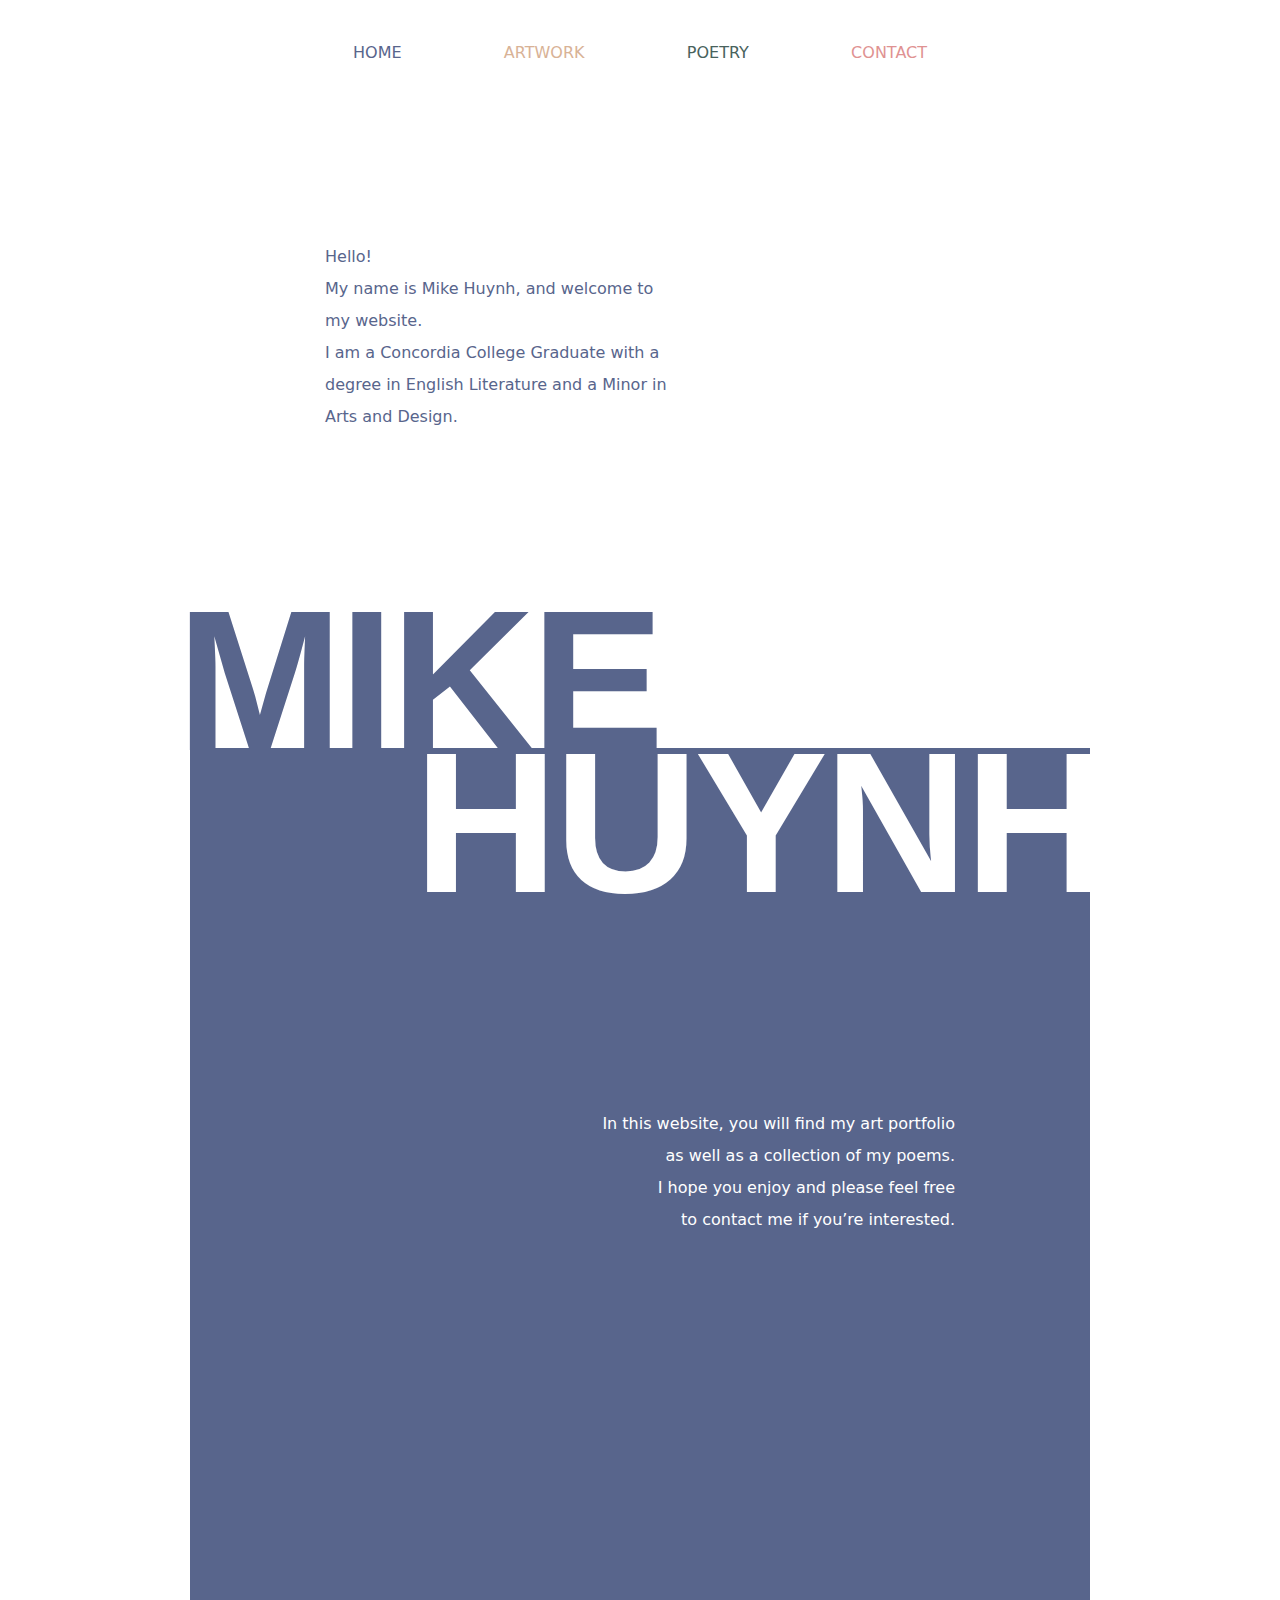
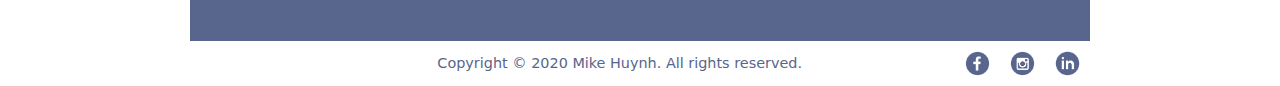
<file: Index.html>
<!doctype html>
<html>
<head>
	<meta charset="utf-8">
	<meta name="viewport" content="width=device-width, initial-scale=1, minimum-scale=1">
	<title>Home</title>
	<link rel="stylesheet" type="text/css" href="css/normalize.css">
	<link rel="stylesheet" type="text/css" href="css/style.css">
</head>
<body>
	<div id="container_home">
		<div id="mike">
			<nav id="nav_home">
				<ul>
					<a href="Index.html"><li id="h_home">HOME</li></a>
					<a href="Artwork.html"><li id="a_home">ARTWORK</li></a>
					<a href="Poetry.html"><li id="p_home">POETRY</li></a>
					<a href="Contact.html"><li id="c_home">CONTACT</li></a>
				</ul>
			</nav>
			<p id="mike_intro">
				Hello! <br>
				My name is Mike Huynh, and welcome to <br>
				my website. <br>
				I am a Concordia College Graduate with a <br>
				degree in English Literature and a Minor in <br>
				Arts and Design.
			</p>
		</div>
		<div id="home_float">
			<div id="mike_float"><p>MIKE</p></div>	
			<div id="huynh_float"><p>HUYNH</p></div>	
		</div>
		<div id="huynh">
			<p id="huynh_intro">
				In this website, you will find my art portfolio <br>as well as a collection of my poems. <br>
				I hope you enjoy and please feel free <br>to contact me if you’re interested.
			</p>
		</div>
		<footer id="footer_home">
			<div>
				<div>
					<img src="images/linkedin_logo1.jpg" alt="LinkedIn Logo">
					<a href="https://www.instagram.com/an_egg_in_this_tryin_time/" target="blank"><img src="images/instagram_logo1.jpg" alt="Instagram Logo"></a>
					<a href="https://www.facebook.com/km.9mo/" target="blank"><img src="images/facebook_logo1.jpg" alt="Facebook Logo"></a>
				</div>
				<p id="copyright_home">Copyright &copy; 2020 Mike Huynh. All rights reserved.</p>
			</div>
		</footer>
	</div>	
</body>
</html>
</file>
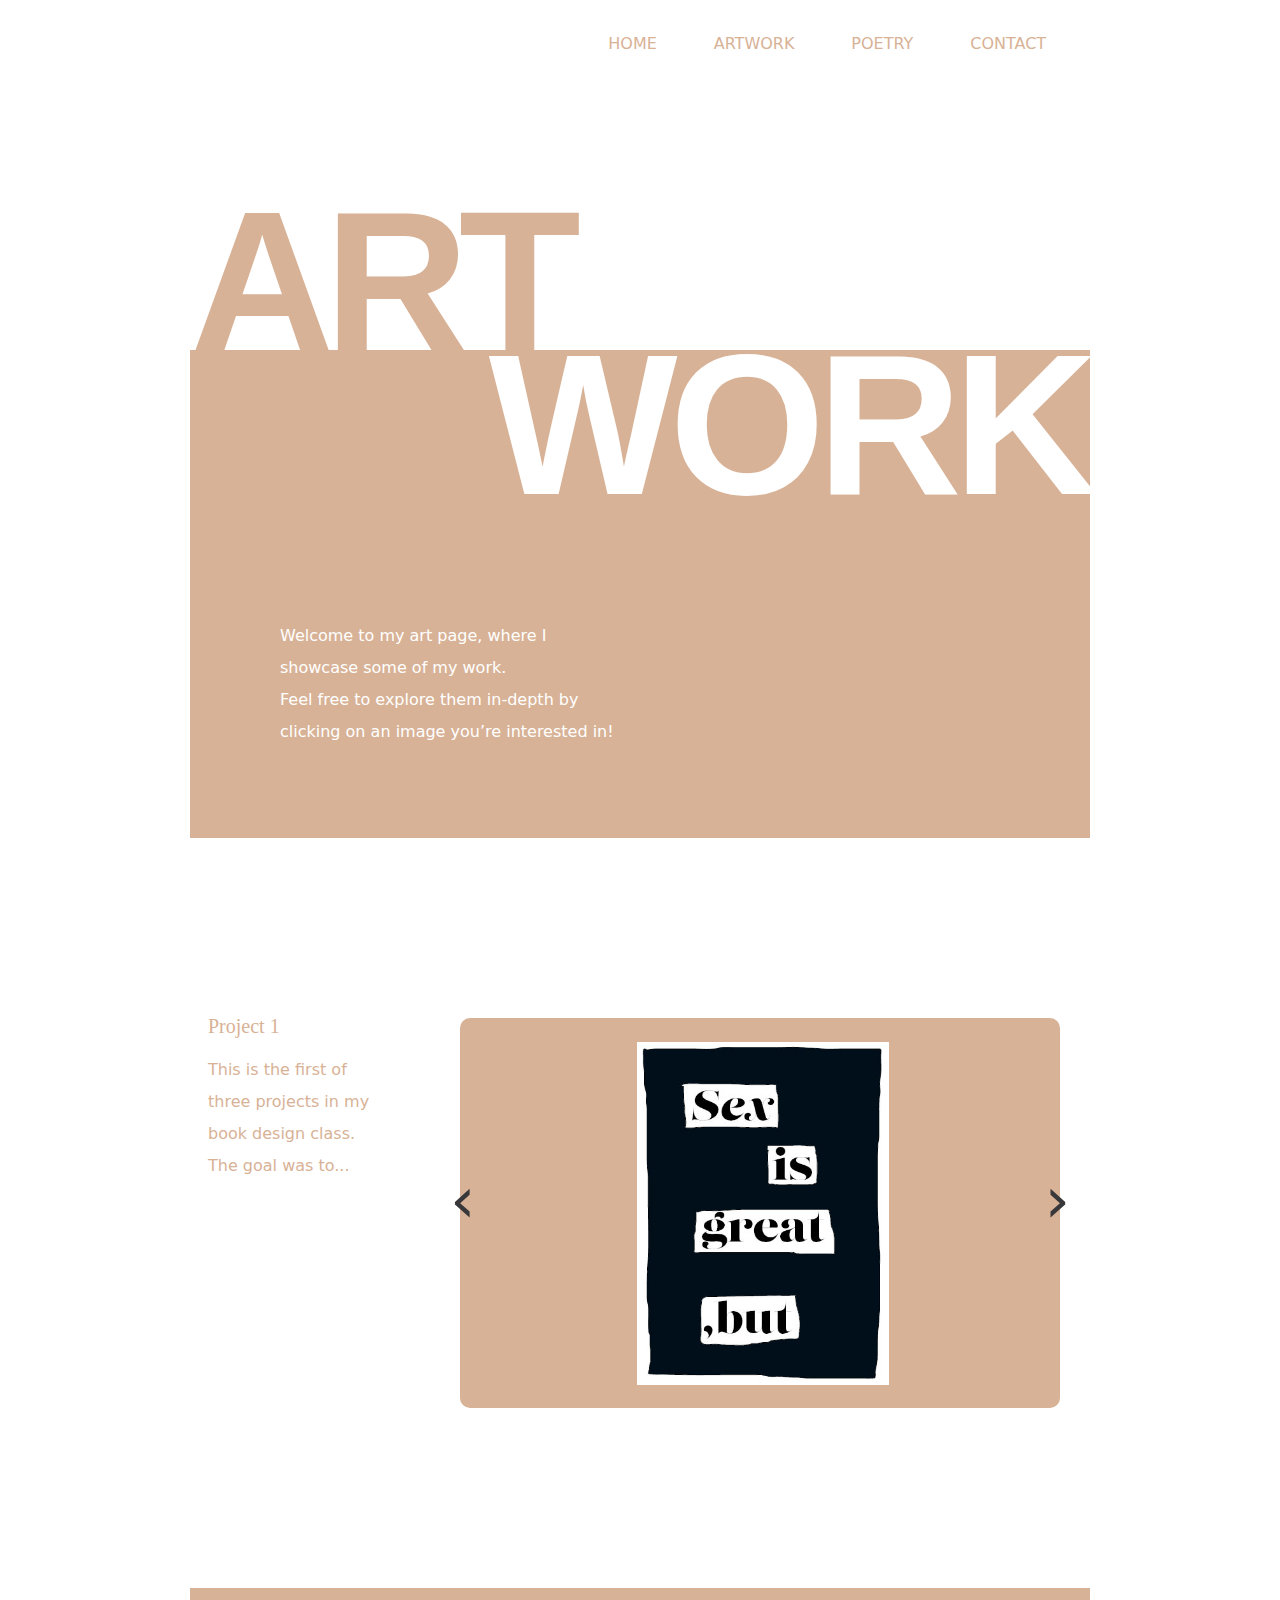
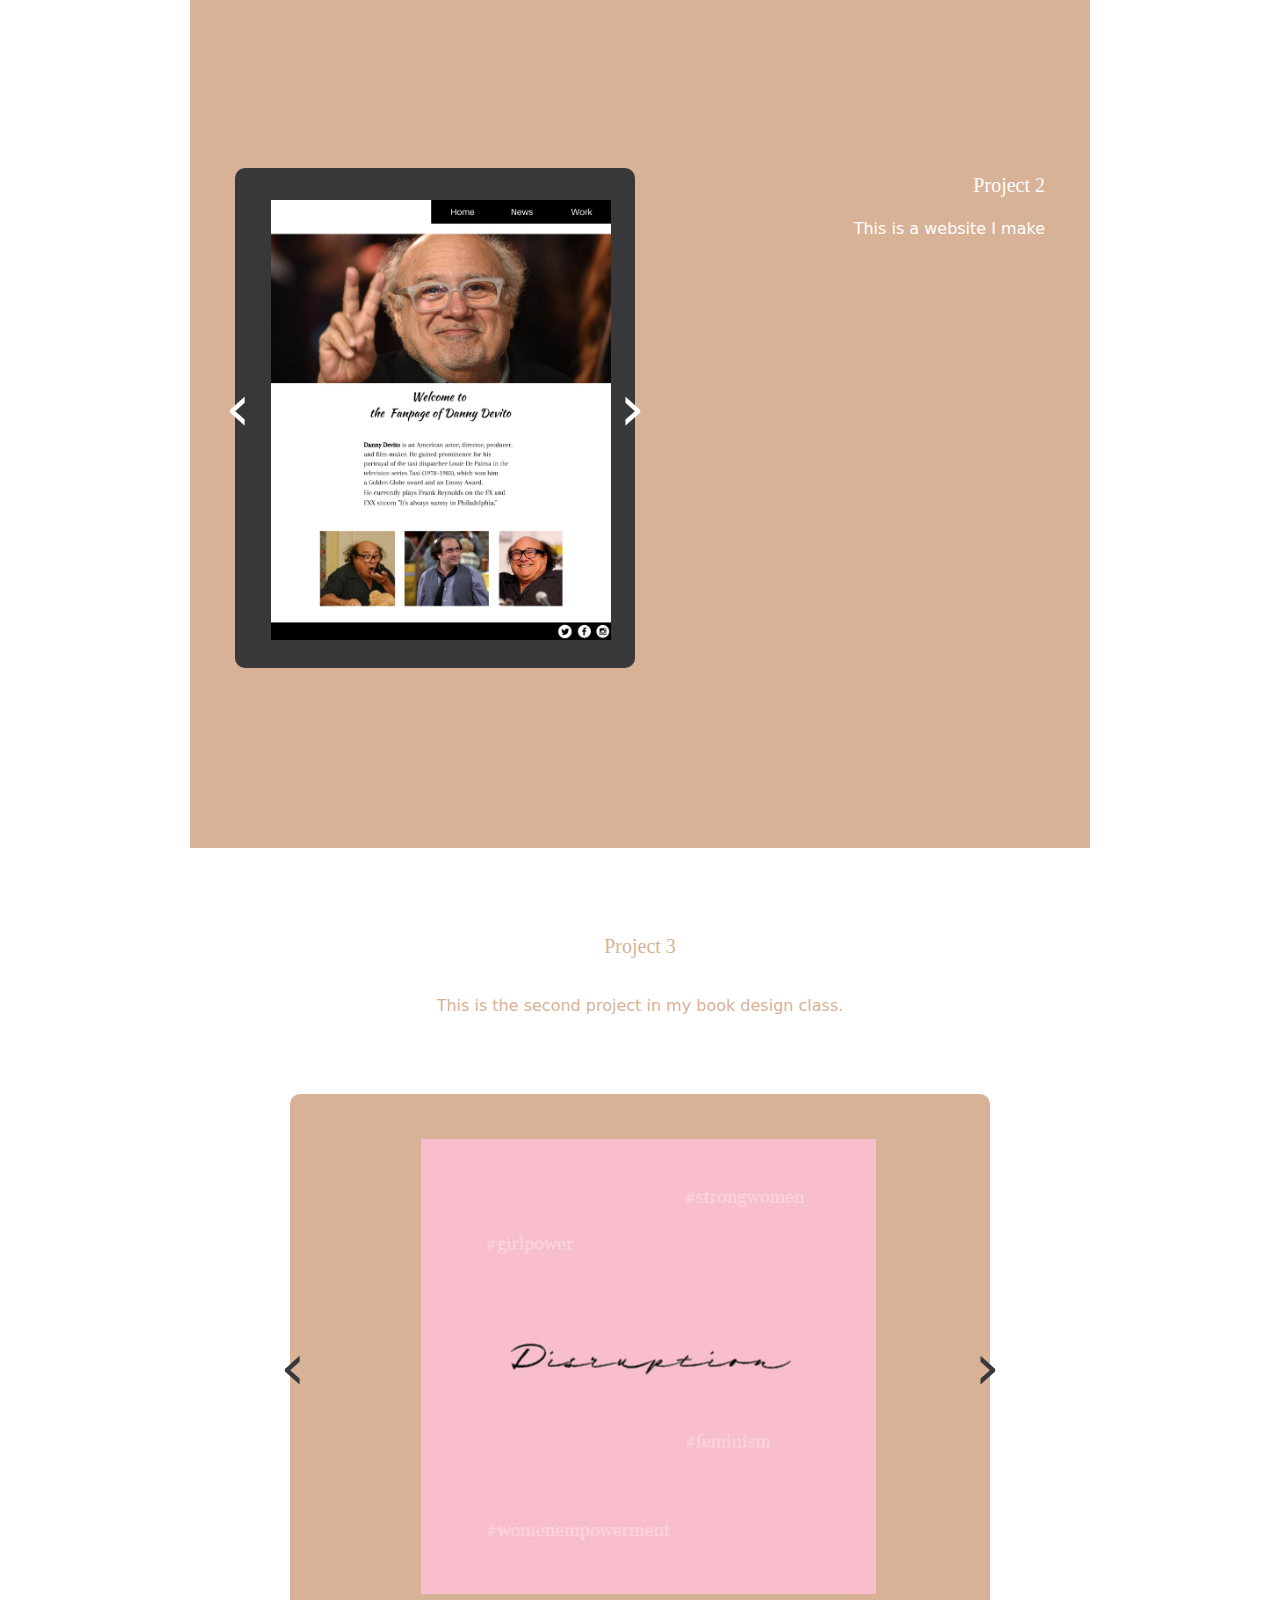
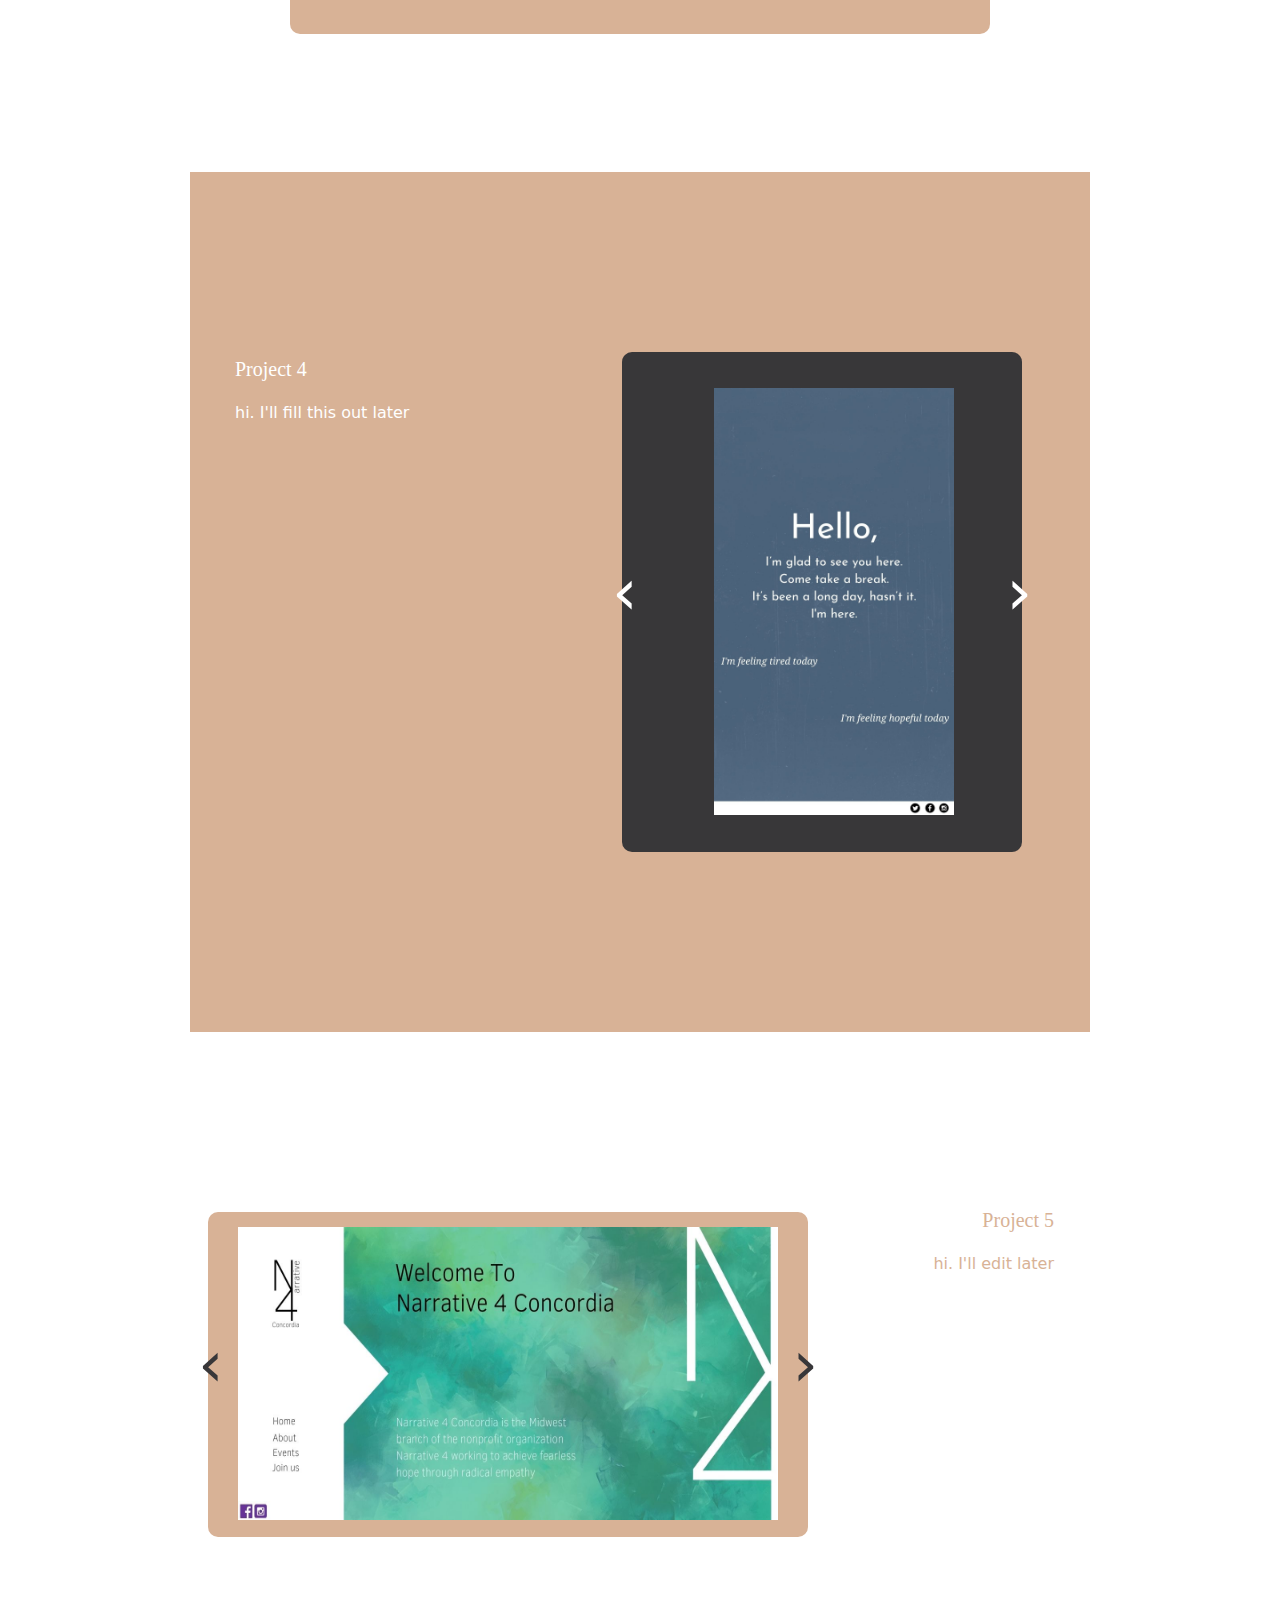
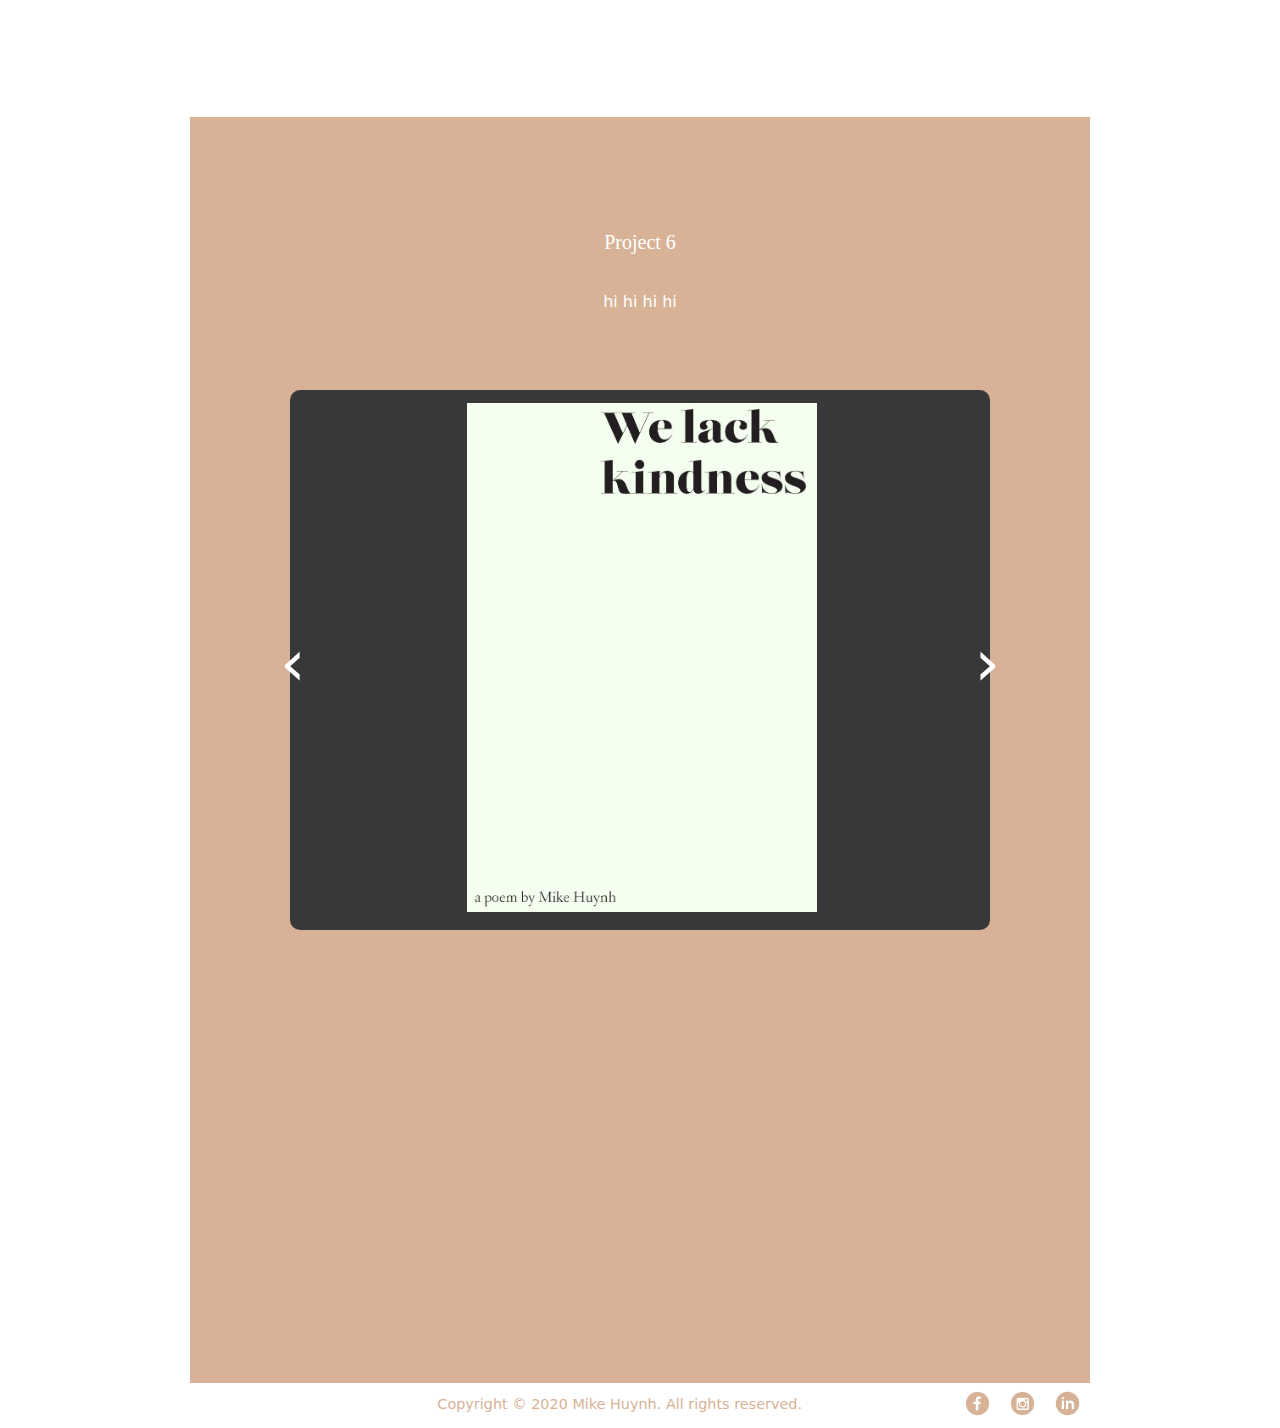
<file: Artwork.html>
<!doctype html>
<html>
<head>
	<meta charset="utf-8">
	<meta name="viewport" content="width=device-width, initial-scale=1, minimum-scale=1">
	<title>Artwork</title>
	<link rel="stylesheet" type="text/css" href="css/normalize.css">
	<link rel="stylesheet" type="text/css" href="css/style.css">
	<script type="text/javascript" src="scripts/jquery-3.5.1.min.js"></script>
	<script type="text/javascript" src="scripts/main.js"></script>
</head>
<body>
	<div id="container_art">
		<div id="Art">
			<nav id="nav_artwork">
				<ul>
					<a href="Index.html"><li id="h_art">HOME</li></a>
					<a href="Artwork.html"><li id="a_art">ARTWORK</li></a>
					<a href="Poetry.html"><li id="p_art">POETRY</li></a>
					<a href="Contact.html"><li id="c_art">CONTACT</li></a>
				</ul>
			</nav>
		</div>
		<div id="artwork_float">
			<div id="art_float"><p>ART</p></div>	
			<div id="work_float"><p>WORK</p></div>
		</div>
		<div id="work">
			<p id="work_intro">
				Welcome to my art page, where I <br>
				showcase some of my work.<br>
				Feel free to explore them in-depth by <br>
				clicking on an image you’re interested in! 
			</p>
			<div id="project_1">
				<header id="p1_title">Project 1</header>
				<p id="as_1">This is the first of three projects
					in my book design class. The goal was to...</p>
				<div id="pop_1">
					<p class="left_arrow" id="la_p1">&#8249;</p>
					<div id="box_1">
						<img src="images/Final design24.jpg" alt="project 1" class="active_1" id="pic_1">
						<img src="images/Final design.jpg" alt="project 1" id="pic_2" >
						<img src="images/Final design2.jpg" alt="project 1" id="pic_3">
						<img src="images/Final design3.jpg" alt="project 1" id="pic_4">
						<img src="images/Final design4.jpg" alt="project 1" id="pic_5">
						<img src="images/Final design5.jpg" alt="project 1" id="pic_6">
						<img src="images/Final design6.jpg" alt="project 1" id="pic_7">
						<img src="images/Final design7.jpg" alt="project 1" id="pic_8">
						<img src="images/Final design8.jpg" alt="project 1" id="pic_9">
						<img src="images/Final design9.jpg" alt="project 1" id="pic_10">
						<img src="images/Final design10.jpg" alt="project 1" id="pic_11">
						<img src="images/Final design11.jpg" alt="project 1" id="pic_12">
						<img src="images/Final design12.jpg" alt="project 1" id="pic_13">
						<img src="images/Final design13.jpg" alt="project 1" id="pic_14">
						<img src="images/Final design14.jpg" alt="project 1" id="pic_15">
						<img src="images/Final design15.jpg" alt="project 1" id="pic_16">
						<img src="images/Final design16.jpg" alt="project 1" id="pic_17">
						<img src="images/Final design17.jpg" alt="project 1" id="pic_18">
						<img src="images/Final design18.jpg" alt="project 1" id="pic_19">
						<img src="images/Final design19.jpg" alt="project 1" id="pic_20">
						<img src="images/Final design20.jpg" alt="project 1" id="pic_21">
						<img src="images/Final design21.jpg" alt="project 1" id="pic_22">
						<img src="images/Final design22.jpg" alt="project 1" id="pic_23">
						<img src="images/Final design23.jpg" alt="project 1" id="pic_24">
					</div>
					<p class="right_arrow" id="ra_p1">&#8250;</p>
				</div>
			</div>
			<div id="project_2">
				<header id="p2_title">Project 2</header>
				<p id="as_2">This is a website I make</p>
				<div id="pop_2">
					<p class="left_arrow" id="la_p2">&#8249;</p>
					<div id="box_2">
						<img src="images/danny_2.jpg" alt="project 2" class="active_2" id="danny_1">
						<img src="images/danny_3.jpg" alt="project 2" id="danny_2">
						<img src="images/danny_4.jpg" alt="project 2" id="danny_3">
					</div>
					<p class="right_arrow" id="ra_p2">&#8250;</p>
				</div>
			</div>
			<div id="project_3">
				<header id="p3_title">Project 3</header>
				<p id="as_3">This is the second project in my book design class.</p>
				<div id="pop_3">
					<p class="left_arrow" id="la_p3">&#8249;</p>
					<div id="box_3">
						<img src="images/project 3.jpg" alt="project 3" class="active_3" id="women_1">
						<img src="images/project 32.jpg" alt="project 3" id="women_2">
						<img src="images/project 33.jpg" alt="project 3" id="women_3">
						<img src="images/project 34.jpg" alt="project 3" id="women_4">
						<img src="images/project 35.jpg" alt="project 3" id="women_5">
						<img src="images/project 36.jpg" alt="project 3" id="women_6">
						<img src="images/project 37.jpg" alt="project 3" id="women_7">
						<img src="images/project 38.jpg" alt="project 3" id="women_8">
						<img src="images/project 39.jpg" alt="project 3" id="women_9">
						<img src="images/project 310.jpg" alt="project 3" id="women_10">
						<img src="images/project 311.jpg" alt="project 3" id="women_11">
						<img src="images/project 312.jpg" alt="project 3" id="women_12">
					</div>
					<p class="right_arrow" id="ra_p3">&#8250;</p>
				</div>
			</div>
			<div id="project_5">
				<header id="p5_title">Project 4</header>
				<p id="as_5">hi. I'll fill this out later</p>
				<div id="pop_5">
					<p class="left_arrow" id="la_p5">&#8249;</p>
					<div id="box_5">
						<img src="images/mobile_1.jpg" alt="project 5" class="active_5" id="mobile_1">
						<img src="images/mobile_2.jpg" alt="project 5" id="mobile_2">
						<img src="images/mobile_3.jpg" alt="project 5" id="mobile_3">
					</div>
					<p class="right_arrow" id="ra_p5">&#8250;</p>
				</div>
			</div>
			<div id="project_4">
				<header id="p4_title">Project 5</header>
				<p id="as_4">hi. I'll edit later</p>
				<div id="pop_4">
					<p class="left_arrow" id="la_p4">&#8249;</p>
					<div id="box_4">
						<img src="images/n4cc_1.jpg" alt="project 4" class="active_4" id="n4cc_1">
						<img src="images/n4cc_2.1.jpg" alt="project 4" id="n4cc_2">
						<img src="images/n4cc_3.jpg" alt="project 4" id="n4cc_3">
						<img src="images/n4cc_3.1.jpg" alt="project 4" id="n4cc_4">
						<img src="images/n4cc_4.jpg" alt="project 4" id="n4cc_5">
					</div>
					<p class="right_arrow" id="ra_p4">&#8250;</p>
				</div>
			</div>
			<div id="project_6">
				<header id="p6_title">Project 6</header>
				<p id="as_6">hi hi hi hi</p>
				<div id="pop_6">
					<p class="left_arrow" id="la_p6">&#8249;</p>
					<div id="box_6">
						<img src="images/Book 2-page-001.jpg" alt="project 4" class="active_6" id="b2_1">
						<img src="images/Book 2-page-002.jpg" alt="project 4" id="b2_2">
						<img src="images/Book 2-page-003.jpg" alt="project 4" id="b2_3">
						<img src="images/Book 2-page-004.jpg" alt="project 4" id="b2_4">
						<img src="images/Book 2-page-005.jpg" alt="project 4" id="b2_5">
						<img src="images/Book 2-page-006.jpg" alt="project 4" id="b2_6">
						<img src="images/Book 2-page-007.jpg" alt="project 4" id="b2_7">
						<img src="images/Book 2-page-008.jpg" alt="project 4" id="b2_8">
						<img src="images/Book 2-page-009.jpg" alt="project 4" id="b2_9">
						<img src="images/Book 2-page-010.jpg" alt="project 4" id="b2_10">
						<img src="images/Book 2-page-011.jpg" alt="project 4" id="b2_11">
					</div>
					<p class="right_arrow" id="ra_p6">&#8250;</p>
				</div>
			</div>
		</div>
		<div id="art_space"></div>
		<footer id="footer_art">
			<div>
				<div>
					<img src="images/linkedin_logo2.jpg" alt="LinkedIn Logo">
					<a href="https://www.instagram.com/an_egg_in_this_tryin_time/" target="blank"><img src="images/instagram_logo2.jpg" alt="Instagram Logo"></a>
					<a href="https://www.facebook.com/km.9mo/" target="blank"><img src="images/facebook_logo2.jpg" alt="Facebook Logo"></a>
				</div>
				<p id="copyright_art">Copyright &copy; 2020 Mike Huynh. All rights reserved.</p>
			</div>
		</footer>
	</div>
</body>
</html>
</file>
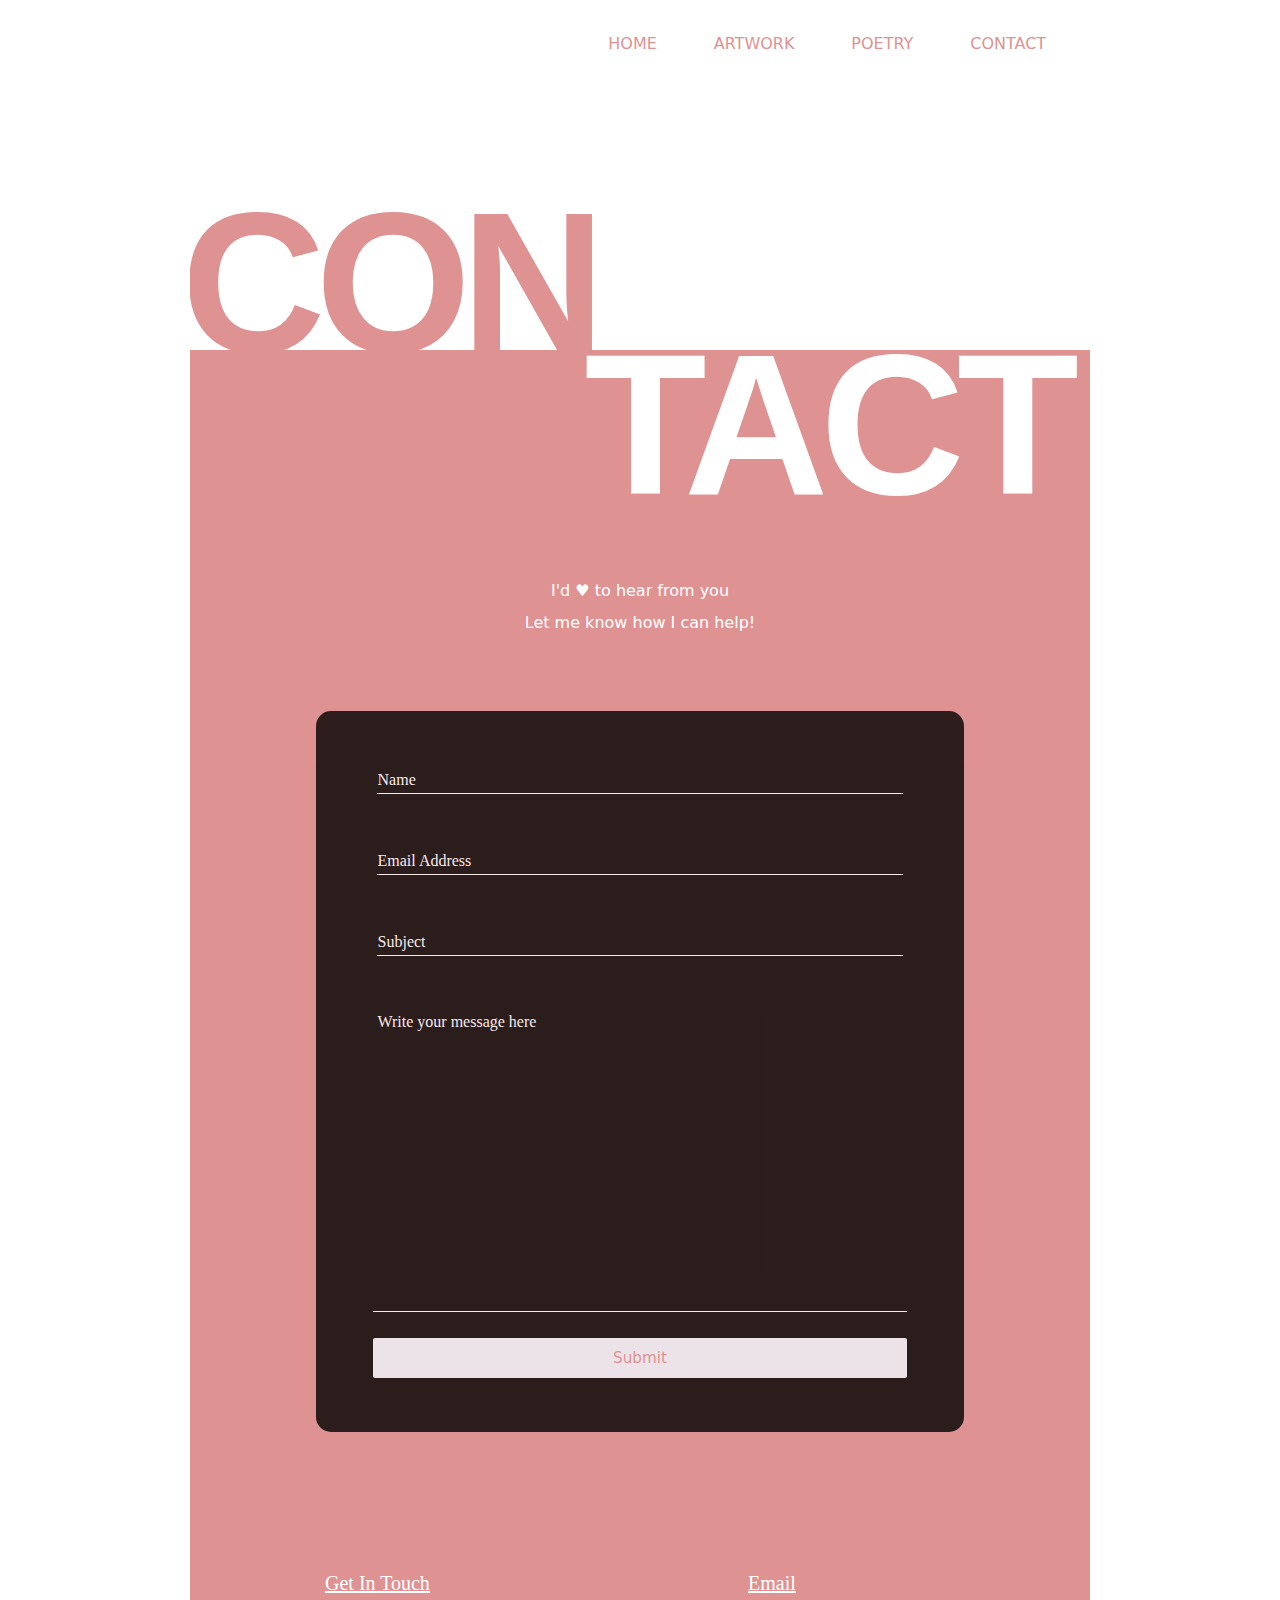
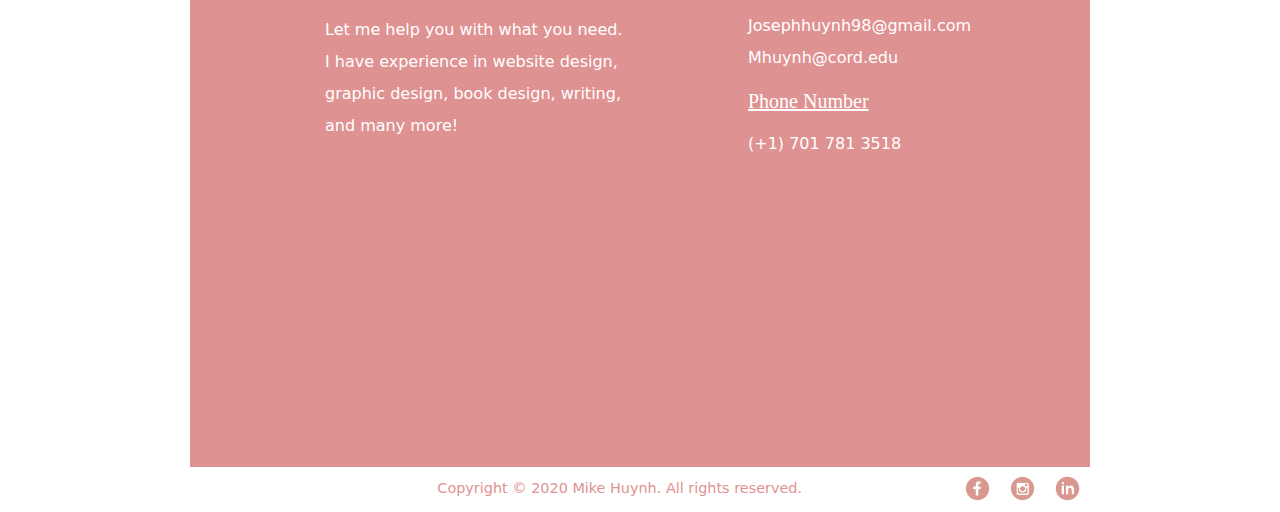
<file: Contact.html>
<!doctype html>
<html>
<head>
	<meta charset="utf-8">
	<meta name="viewport" content="width=device-width, initial-scale=1, minimum-scale=1">
	<title>Contact</title>
	<link rel="stylesheet" type="text/css" href="css/normalize.css">
	<link rel="stylesheet" type="text/css" href="css/style.css">
</head>
<body>
	<div id="container_contact">
		<div id="Con">
			<nav id="nav_contact">
				<ul>
					<a href="Index.html"><li id="h_contact">HOME</li></a>
					<a href="Artwork.html"><li id="a_contact">ARTWORK</li></a>
					<a href="Poetry.html"><li id="p_contact">POETRY</li></a>
					<a href="Contact.html"><li id="c_contact">CONTACT</li></a>
				</ul>
			</nav>
		</div>
		<div id="contact_float">
			<div id="con_float"><p>CON</p></div>	
			<div id="tact_float"><p>TACT</p></div>
		</div>
		<div id="tact">
			<p id="tact_intro">
				I'd &hearts; to hear from you<br>
				Let me know how I can help!
			</p>
			<form id="form" action="contactform.php" method="post">
				<div id="name">
					<input type="text" name="name" required>
					<span id="name_label" class="label">Name</span>
				</div>
				<div id="email_adress">
					<input type="text" name="mail" required>
					<span id="email_label" class="label">Email Address</span>
				</div>
				<div id="subject">
					<input type="text" name="subject" required>
					<span id="subject_label" class="label">Subject</span>
				</div>
				<div id="message">
				<textarea type="text" name="message" required></textarea>
					<span id="message_label" class="label">Write your message here</span>
				</div>
				<input type="submit" value="Submit" id="submit">
			</form>
			<div id="not_form">
				<div id="info">
					<div id="titles">
						<p id="contact_info">Get In Touch</p>
						<p id="info_p">Let me help you with what you need.<br>I have experience in website design, <br>graphic design, book design, writing,<br>and many more!</p>
					</div>
					<div id="email_info">
						<p id="email_title">Email</p>
						<div id="mail_p">
							<p id="email">Josephhuynh98@gmail.com<br>Mhuynh@cord.edu</p>
							<header id="phone_title">Phone Number</header>
							<p>(+1) 701 781 3518</p>
						</div>
					</div>
				</div>
			</div>
		</div>
		<footer id="footer_contact">
			<div>
				<div>
					<img src="images/linkedin_logo4.jpg" alt="LinkedIn Logo">
					<a href="https://www.instagram.com/an_egg_in_this_tryin_time/" target="blank"><img src="images/instagram_logo4.jpg" alt="Instagram Logo"></a>
					<a href="https://www.facebook.com/km.9mo/" target="blank"><img src="images/facebook_logo4.jpg" alt="Facebook Logo"></a>
				</div>
				<p id="copyright_contact">Copyright &copy; 2020 Mike Huynh. All rights reserved.</p>
			</div>
		</footer>
	</div>
</body>
</html>
</file>
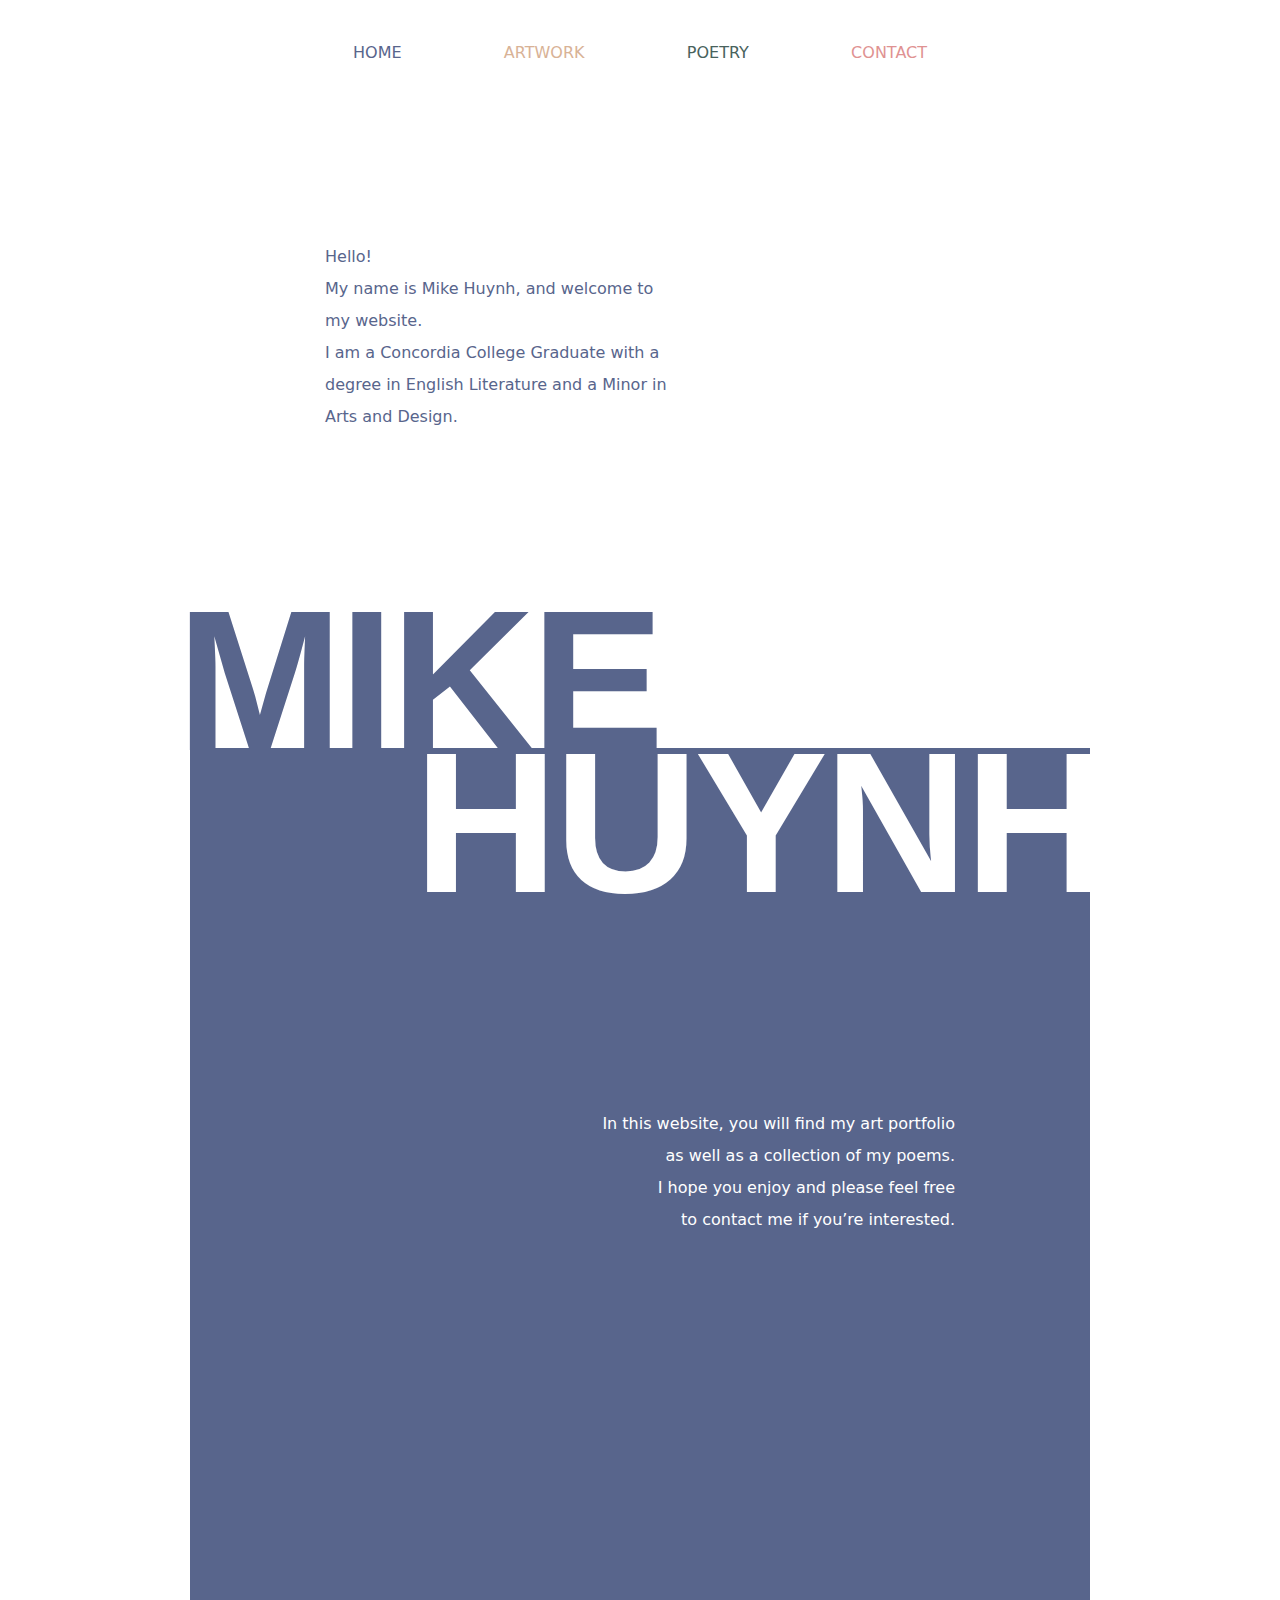
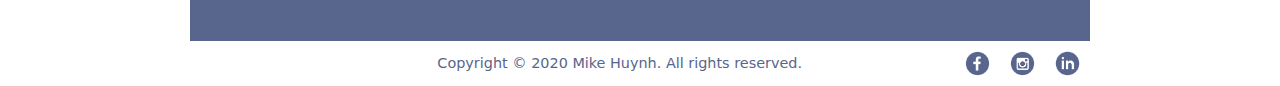
<file: Home.html>
<!doctype html>
<html>
<head>
	<meta charset="utf-8">
	<meta name="viewport" content="width=device-width, initial-scale=1, minimum-scale=1">
	<title>Home</title>
	<link rel="stylesheet" type="text/css" href="css/normalize.css">
	<link rel="stylesheet" type="text/css" href="css/style.css">
</head>
<body>
	<div id="container_home">
		<div id="mike">
			<nav id="nav_home">
				<ul>
					<a href="Home.html"><li id="h_home">HOME</li></a>
					<a href="Artwork.html"><li id="a_home">ARTWORK</li></a>
					<a href="Poetry.html"><li id="p_home">POETRY</li></a>
					<a href="Contact.html"><li id="c_home">CONTACT</li></a>
				</ul>
			</nav>
			<p id="mike_intro">
				Hello! <br>
				My name is Mike Huynh, and welcome to <br>
				my website. <br>
				I am a Concordia College Graduate with a <br>
				degree in English Literature and a Minor in <br>
				Arts and Design.
			</p>
		</div>
		<div id="home_float">
			<div id="mike_float"><p>MIKE</p></div>	
			<div id="huynh_float"><p>HUYNH</p></div>	
		</div>
		<div id="huynh">
			<p id="huynh_intro">
				In this website, you will find my art portfolio <br>as well as a collection of my poems. <br>
				I hope you enjoy and please feel free <br>to contact me if you’re interested.
			</p>
		</div>
		<footer id="footer_home">
			<div>
				<div>
					<img src="images/linkedin_logo1.jpg" alt="LinkedIn Logo">
					<a href="https://www.instagram.com/an_egg_in_this_tryin_time/" target="blank"><img src="images/instagram_logo1.jpg" alt="Instagram Logo"></a>
					<a href="https://www.facebook.com/km.9mo/" target="blank"><img src="images/facebook_logo1.jpg" alt="Facebook Logo"></a>
				</div>
				<p id="copyright_home">Copyright &copy; 2020 Mike Huynh. All rights reserved.</p>
			</div>
		</footer>
	</div>	
</body>
</html>
</file>
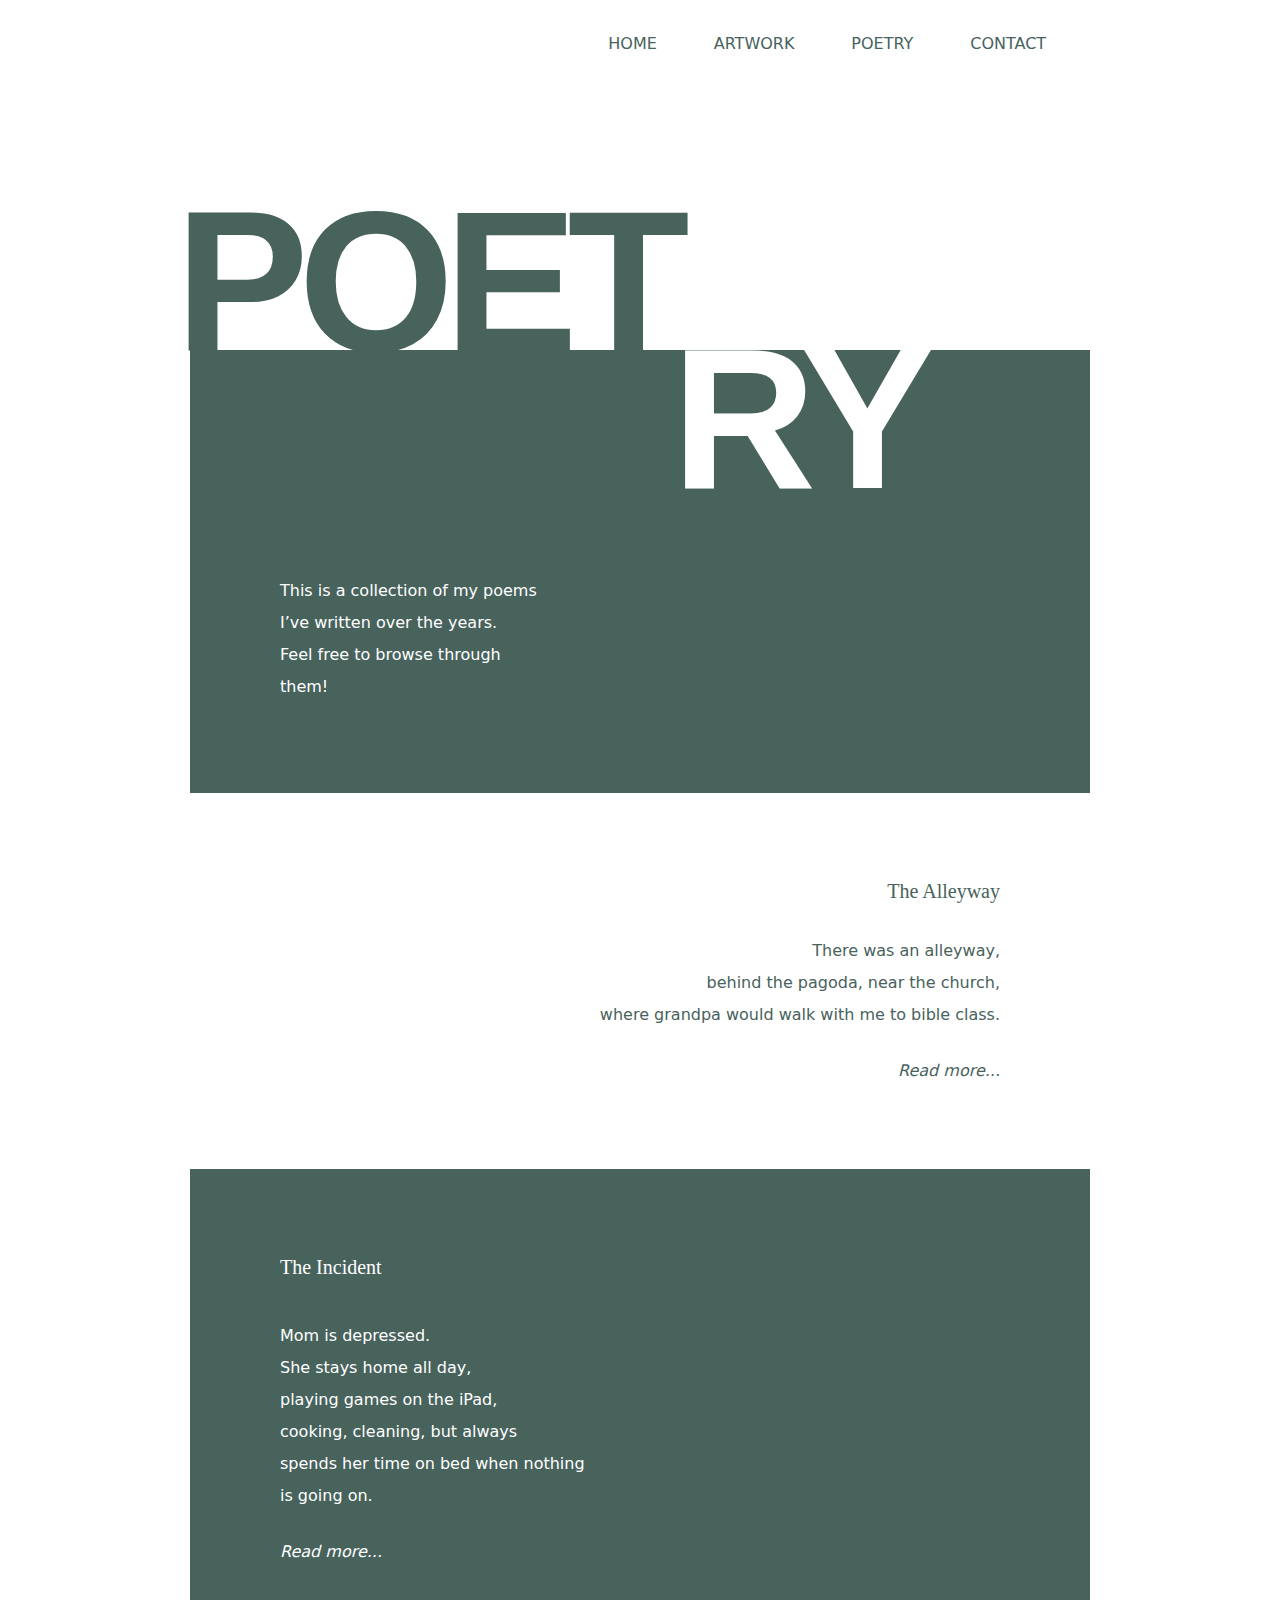
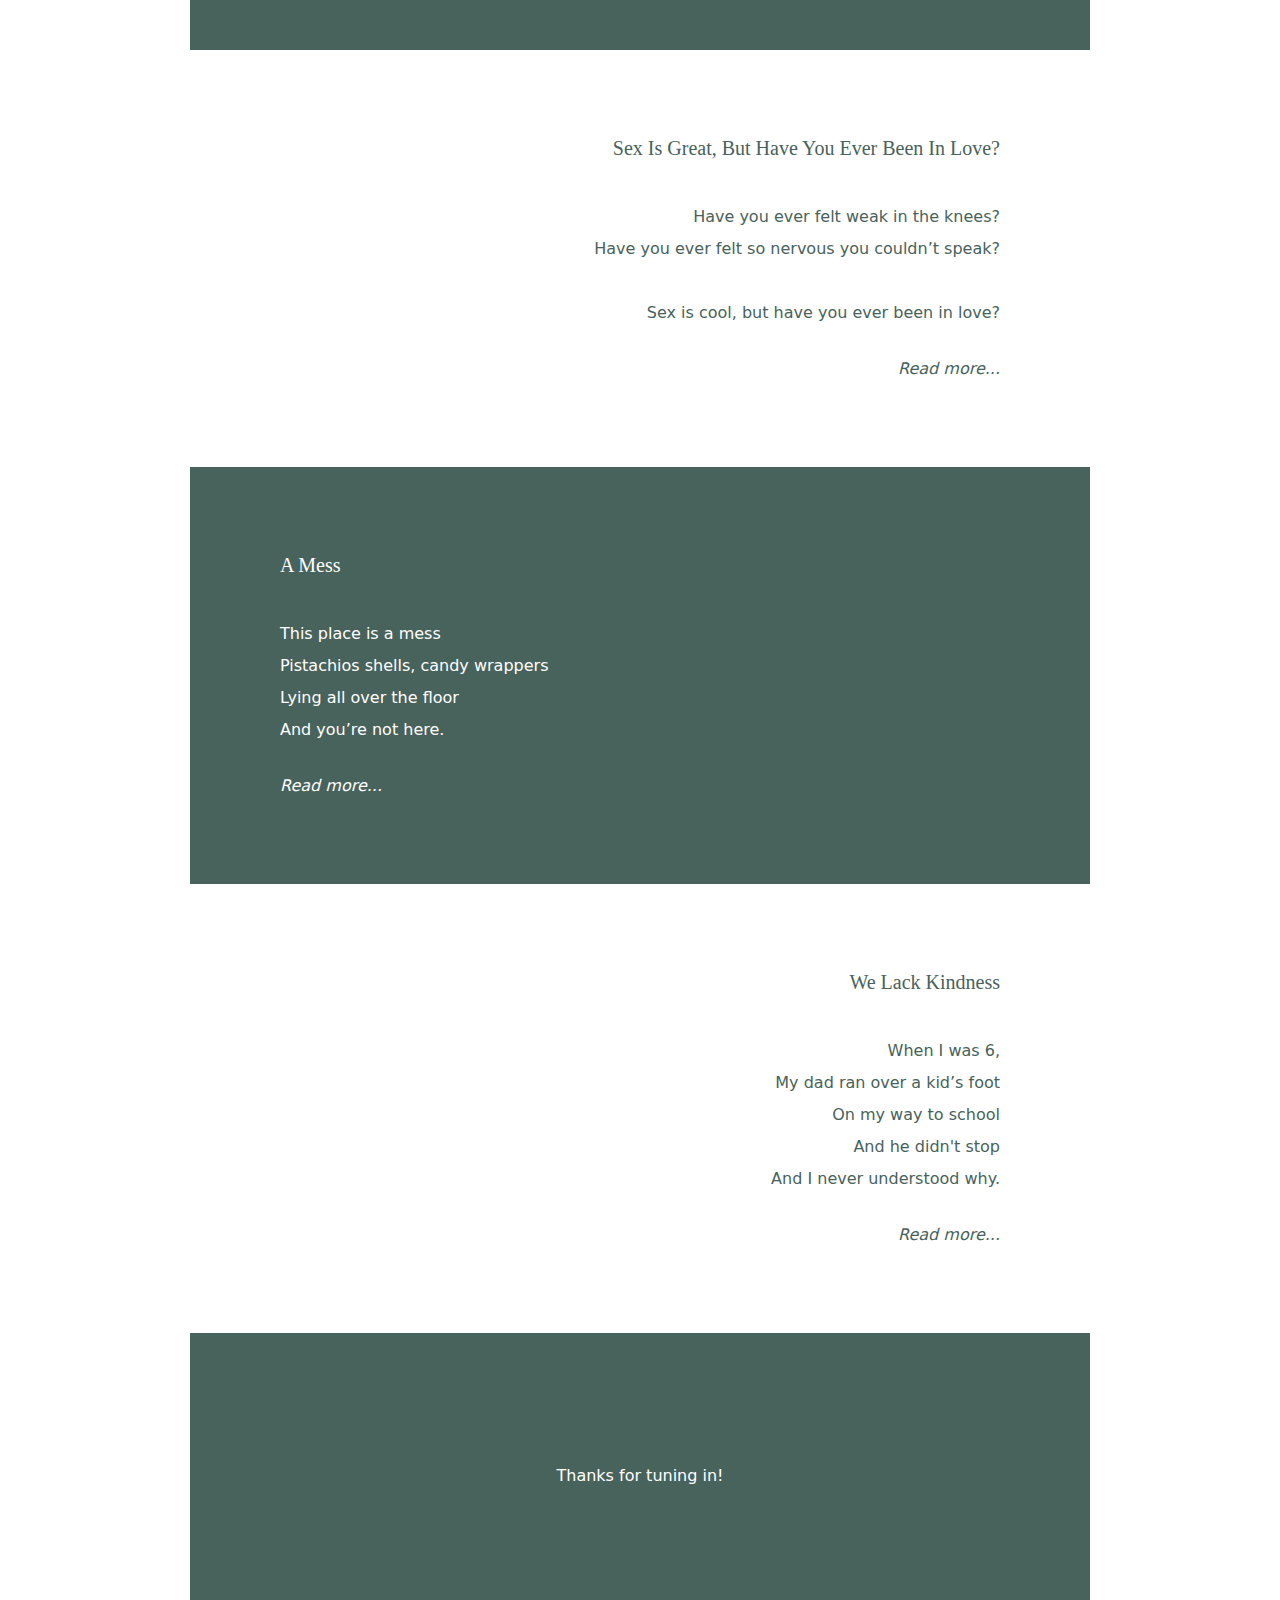
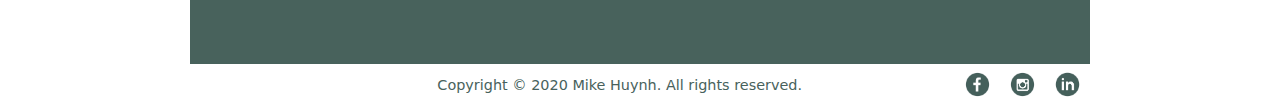
<file: Poetry.html>
<!doctype html>
<html>
<head>
	<meta charset="utf-8">
	<meta name="viewport" content="width=device-width, initial-scale=1, minimum-scale=1">
	<title>Poetry</title>
	<link rel="stylesheet" type="text/css" href="css/normalize.css">
	<link rel="stylesheet" type="text/css" href="css/style.css">
	<script type="text/javascript" src="scripts/jquery-3.5.1.min.js"></script>
	<script type="text/javascript" src="scripts/main.js"></script>
</head>
<body>
	<div id="container_poetry">
		<div id="Poet">
			<nav id="nav_poetry">
				<ul>
					<a href="Index.html"><li id="h_poetry">HOME</li></a>
					<a href="Artwork.html"><li id="a_poetry">ARTWORK</li></a>
					<a href="Poetry.html"><li id="p_poetry">POETRY</li></a>
					<a href="Contact.html"><li id="c_poetry">CONTACT</li></a>
				</ul>
			</nav>
		</div>
		<div id="poetry_float">
			<div id="poet_float"><p>POET</p></div>	
			<div id="ry_float"><p>RY</p></div>
		</div>
		<div id="ry">
			<p id="ry_intro">
				This is a collection of my poems<br>
				I’ve written over the years. <br>
				Feel free to browse through <br>
				them! 
			</p>
			<div id="first_poem">
				<header id="alleyway_title">The Alleyway</header>
				<p id="The_Alleyway">
					There was an alleyway, <br>
					behind the pagoda, near the church,<br>
					where grandpa would walk with me to bible class.<br><br>
				</p>
				<p class="popup_right" id="ap"><i>Read more...</i></p>
			</div>
			<div id="second_poem">
				<header id="secrets_title">The Incident</header>
				<p id="Family_secrets">
					Mom is depressed.<br>
					She stays home all day, <br>
					playing games on the iPad,<br>
					cooking, cleaning, but always<br>
					spends her time on bed when nothing<br>
					is going on.<br><br>
				</p>
				<p class="popup_left" id="ip"><i>Read more...</i></p>	
			</div>
			<div id="third_poem">
				<header id="sex_title">Sex Is Great, But Have You Ever Been In Love?</header>
				<p id="sex">	
						Have you ever felt weak in the knees?<br>
						Have you ever felt so nervous you couldn’t speak?<br><br>
					
						Sex is cool, but have you ever been in love?<br><br>
				</p>
				<p class="popup_right" id="sp"><i>Read more...</i></p>
			</div>
			<div id="forth_poem">
				<header id="mess_title">A Mess</header>
				<p id="a_mess">
					This place is a mess<br>
					Pistachios shells, candy wrappers<br>
					Lying all over the floor<br>
					And you’re not here.<br><br>
				</p>
				<p class="popup_left" id="mp"><i>Read more...</i></p>
			</div>
			<div id="fifth_poem">
				<header id="kindness_title">We Lack Kindness</header>
				<p id="kindness">
					When I was 6,<br>
					My dad ran over a kid’s foot<br>
					On my way to school<br>
					And he didn't stop<br>
					And I never understood why.<br><br>
				<p class="popup_right" id="kp"><i>Read more...</i></p>	
				</p>
			</div>
		</div>
		<div id="space"><p id="space_end">Thanks for tuning in!</p></div>
		<footer id="footer_poetry">
			<div>
				<div>
					<img src="images/linkedin_logo3.jpg" alt="LinkedIn Logo">
					<a href="https://www.instagram.com/an_egg_in_this_tryin_time/" target="blank"><img src="images/instagram_logo3.jpg" alt="Instagram Logo"></a>
					<a href="https://www.facebook.com/km.9mo/" target="blank"><img src="images/facebook_logo3.jpg" alt="Facebook Logo"></a>
				</div>
				<p id="copyright_poetry">Copyright &copy; 2020 Mike Huynh. All rights reserved.</p>
			</div>
		</footer>
	</div>
	<div id="alleyway_popup">
		<header id="ap_title">The Alleyway</header>
		<p class="The_Alleyway">
			There was an alleyway, <br>
			behind the pagoda, near the church,<br>
			where grandpa would walk with me to bible class. <br><br>
			
			Tall and crooked buildings form the way,<br>
			with few rays of light to guide us through.<br>
			But I felt safe, holding my grandpa's hands. <br><br>

			<i>"You stay in class, alright, and I’ll see you in mass later."</i><br>
			He said as we reached the church’s gate.<br>
			And have fun!<br><br>

			That’s all I can remember. <br>
			Those afternoons where we would walk<br>
			hand in hand when I was 10.<br><br>

			Gramps passed 6 years later.<br>
			With him, the alley faded away.<br>
			I’ve tried to find it, but I never could.<br><br>
				
			Oh, what I would give to be there again.<br>
			That dark passage on a July’s afternoon,<br>
			hidden away, from the heat, the sun, and everything.<br><br>

			Even from my memory. <br>
		</p>
		<p class="opt_out"><i>See less...</i></p>
	</div>
	<div id="incident_popup">
		<header id="ip_title">The Incident</header>
		<p id="secrets">
			Mom is depressed.<br>
			She stays home all day, <br>
			playing games on the iPad,<br>
			cooking, cleaning, but always<br>
			spends her time on bed <br>
			when nothing is going on.<br><br>

			Mom always argues with dad.<br>
			They have an unhappy marriage,<br>
			always yelling, smashing things,<br>
			and calling each other’s names,<br>
			when they argue. They are happiest,<br>
			when they don’t interact <br> 
			with one another.<br><br>

			Mom had an affair. <br>
			I called it “the incident,” because<br>
			I was too small to understand what it is,<br>
			to be unfaithful, or unhappy,<br>
			or wanting a way out. <br>
			And nobody told me and my sister anything.<br><br>

			Dad is always angry.<br>
			I don’t blame him. It <br>
			must be frustrating, disappointing,<br>
			to find out your wife turned to another man,<br>
			for her needs. But dad <br>
			didn’t get a divorce.<br> 
			And I don’t understand why.<br><br>

			My sister is too small.<br>
			I’m not old enough,<br>
			to be told what was going on, but<br>
			I understand. I always<br>
			listened. I just want it to be the same<br>
			Again.<br><br>

			I call it “the incident.”<br>
			We don’t talk about “the incident,”<br>
			but we yell at each other about it,<br>
			with every chance we have.<br>
		</p>
		<p class="opt_out"><i>See less...</i></p>
	</div>
	<div id="sex_popup">
		<header id="sp_title">Sex Is Great, But Have You Ever Been In Love?</header>
		<p class="sex">	
			Have you ever felt weak in the knees?<br>
			Have you ever felt so nervous you couldn’t speak?<br><br>

			Sex is cool, but have you ever been in love?<br><br>

			Have you ever stayed up till 3 in the morning just because you can’t get that one person off your mind?<br>
			Have you ever wanted to see someone so badly that you fake going to their workplace just so you can “run into” them?<br><br>

			Sex is good, but have you ever been in love?<br><br>

			Have you ever wanted to talk to someone every single minute of everyday?<br>
			You might be afraid of running out of things to say, but I promise you, there aren’t enough.<br><br> 

			Sex is fine, but have you ever been in love?<br><br>

			Have you ever wanted to share your world with someone else?<br>
			Doing your own things, but close to that one person all day long.<br><br>

			Sex is all right, but have you ever been in love?<br><br> 

			Have you ever wanted to be true with someone else? <br>
			To care, to grow, to protect, to be vulnerable, all day everyday.<br><br>

			Sex is nice, but have you ever been in love?<br><br>

			Love feels like getting punched in the guts<br>
			But still, you wanted more.<br><br>

			Love feels like waves of madness, chaos, and insanity ready to swallow you whole,<br>
			Yet you can’t help but asking for them.<br><br>
				
			Love makes you listen to all the sad songs in the world<br>
			You don’t fully understand all of them, but the lyrics still get to you somehow.<br>

			Sex is okay, but have you ever been in love?<br><br>

			Love is cold<br>
			And love is warm<br><br>

			Love is hard<br>
			And love is tender<br><br>

			Love is sadness<br>
			And love is happiness<br><br>
				
			Love hurts<br>
			And love heals<br><br>

			Love drains<br>
			And love sustains<br><br>

			Love makes you do stupid things<br>
			And love makes you do the right things<br><br>

			Don’t get me wrong<br>
			Sex is amazing, but<br>
		</p>
		<p class="opt_out" id="sp_opt"><i>See less...</i></p>
	</div>
	<div id="mess_popup">
		<header id="mp_title">A Mess</header>
		<p id="mess">
			This place is a mess<br>
			Pistachios shells, candy wrappers<br>
			Lying all over the floor<br>
			And you’re not here.<br><br>
			
			This life is a mess<br>
			Missed deadlines, meaningless arguments<br>
			Wide awake at 3am<br>
			And you’re not here.<br>

			Getting by, killing time<br>
			Having no direction, trying my best <br>
			Feeling numb<br>
			And you’re not here.<br><br>

			This is a mess<br>
			I wish you were here<br><br>
		</p>
		<p class="opt_out" id="mp_opt"><i>See less...</i></p>
	</div>
	<div id="kindness_popup">
		<header id="kp_title">We Lack Kindness</header>
		<p class="kindness">
			When I was 6,<br>
			My dad ran over a kid’s foot<br>
			On my way to school<br>
			And he didn't stop<br>
			And I never understood why.<br><br>

			When I was 8,<br>
			My friends hated me for moving away<br>
			Without well wishes, goodbye gifts,<br>
			They called me unfaithful, disloyal<br>
			And I never understood why. <br><br>

			When I was 10,<br>
			My mom had an affair<br>
			My dad turned to me in his frustration<br>
			Tormenting, cursing, calling my mom names<br>
			Yet he never got a divorce<br>
			And I never understood why.<br><br>
			
			My family never recovered<br>
			My friends never talked to me again<br>
			And I still think of that boy,<br>
			Whose toe my dad crushed<br>
			And I never understood why. <br><br>

			When I was 16,<br>
			I got my first heartbreak<br>
			The pain went on for months,<br>
			And we were never friends again<br>
			And I never understood why.<br><br>

			When I was 18,<br>
			I moved to the U.S.<br>
			My dad wanted to reconnect with me<br>
			Trying to care, showing me love<br>
			But I never responded,<br>
			And I never understood why. <br><br>

			When I was 20,<br>
			I was chosen to lead<br>
			An organization<br>
			Filled with kindness, compassion,<br>
			And a hope for a more empathic world<br>
			And I never understood why. <br><br>

			I never understand why<br>
			I still miss my friends<br>
			The ones who left, and the ones I left behind<br>
			Yet I can’t show my dad forgiveness.<br><br>

			I never understand why<br>
			I try so hard to be kind<br>
			To other people, strangers, people<br>
			I will never see again.<br>
			Yet I can’t be kind to myself.<br><br>

			I never understand why<br>
			There are so many problems in the world<br>
			Why people are so greedy, so discontent,<br>
			So aloof, so indifferent<br>
			And I am the same.<br><br>

			I never understand why<br>
			I run away from my religion<br>
			Yet I still believe God exist<br>
			I guess I just don’t care for their retribution anymore.<br><br>

			I lack kindness, empathy, and understanding<br>
			I lack what makes me human, what makes us humans.<br>
			And I think a lot of us are the same, too. <br><br>

			We shy from conversations that makes us uncomfortable<br>
			We hide away from communication, from confrontation, from conflict<br>
			We only care about ourselves<br>
			We only care if we make enough money<br>
			If we can be the best, if we can live comfortably<br>
			And we don’t care about anything else<br>
			And I never understand why.<br>

			We should care<br>
			We should be kind<br>
			We should give a shit<br>
			About something.<br>
			About anything.<br>
			Pick one. There are a million problems,<br>
			And a million more, and a million more after that.<br>
			Pick one.<br>
			Pick anything.<br>
			Choose kindness, instead of indifference.<br>
			Choose understanding, instead of ignorance.<br>
			Choose empathy, instead of apathy.<br>
			Please.<br>
			Hurry up please,<br>
			It’s time.<br><br>
		</p>
		<p class="opt_out" id="kp_opt"><i>See less...</i></p>
	</div>
	<div id="alleyway_overlay" class="overlay"><img src="images/alleyway.jpg" alt=""></div>
	<div id="incident_overlay" class="overlay"><img src="images/incident.jpg" alt=""></div>
	<div id="sex_overlay" class="overlay"><img src="images/sex.jpg" alt=""></div>
	<div id="mess_overlay" class="overlay"><img src="images/mess.jpg" alt=""></div>
	<div id="kindness_overlay" class="overlay"><img src="images/kindness.jpg" alt=""></div>
 	<script src="scripts/main.js"></script>
</body>
</html>
</file>
<file: css/style.css>
/* max-width and min-width is the size of the screen not the device----------- */
/* max-device-width and min-device-width is the size of the device not the screen----------- */

/* Desktop and Laptop, min-width equals the container size----------- */
/* min-width, the minimum and up----------- */
@media all 
and (min-width: 900px) {

	body {
		font-family: Segoe, "Segoe UI", "DejaVu Sans", "Trebuchet MS", Verdana, "sans-serif"; /*sets a font face to the whole site*/
		font-size: 1em; /*sets a font size to the whole site*/
		line-height: 1em; /*sets a font height or leading to the whole site*/
		color: black; /*sets a font color to the whole site*/
		margin: 0px auto;
		max-width: 900px;
	}
	
	#container_home{
		min-width: 900px;
		margin: 0px auto;
		position: relative;
		background-color: #58658c;
	}
	
	#mike{
		color: #58658c;
		position: relative;
		background-color: white;
		padding-bottom: 20%;
	}	
	
	#nav_home{
		text-align: center;
		padding: 5%;
		font-family: Segoe, "Segoe UI", "DejaVu Sans", "Trebuchet MS", Verdana, "sans-serif";
		margin: auto;
	}
	
	ul{
		list-style-type: none;
	}
	
	li{
		display: inline;
	}
	
	a{
		text-decoration: none;
	}

	#h_home{
		margin: 6%;
		color: #58658c;
	}
	
	#h_home:hover{
		text-decoration: underline;
	}
	
	#a_home{
		color: #d8b296;
		margin: 6%;
	}
	
	#a_home:hover{
		text-decoration: underline;
	}
	
	#p_home{
		color: #48625c;
		margin: 6%;
	}
	
	#p_home:hover{
		text-decoration: underline;
	}
	
	#c_home{
		color: #df9292;
		margin: 6%;
	}
	
	#c_home:hover{
		text-decoration: underline;
	}
	
	#mike_intro{
		text-align: left;
		margin: 15% 15%;
		line-height: 2em;
	}
	
	#home_float{
		line-height: 9.5em;
		width: 100%;
		position: absolute;                                       
   		transform: translate(0, -50%);
		z-index: 1000;
	}
	
	#mike_float{
		text-align: left;
		font-family: Gotham, "Helvetica Neue", Helvetica, Arial, "sans-serif";
		font-size: 12.5em;
		font-weight: bold;
		position: relative;
		z-index: 1000;
		float: left;
		color: #58658c;
		left: -1.5%;
		letter-spacing: -0.02em;
		margin-top: 0.75%;	
	}
	
	#huynh_float{
		text-align: right;
		font-family: Gotham, "Helvetica Neue", Helvetica, Arial, "sans-serif";
		font-size: 12.5em;
		font-weight: bold;
		color: white;
		position: relative;
		float: right;
		z-index: 1000;
		right: -1.65%;
		letter-spacing: -0.02em;
		margin-top: -1.1%;
	}
	
	#huynh{
		background-color: #58658c;
		color: white;
		position: relative;
		padding-bottom: 15%;
		padding-top: 20%;
	}
	
	#huynh_intro{
		text-align: right;
		margin: 20% 15% 30% 0;
		line-height: 2em;
	}
	
	footer{
		background-color: white;
		position: relative;
		bottom: 0;
		left: 0;
		height: 45px;
		color: #58658c;
		text-align: center;
		font-size: 90%;
	}	
	
	#footer_home img{
		width: 3%;
		height: 3%;
		float: right;
		padding: 1% 1%;
		display: inline-block;
	}
	
	#copyright_home{
		padding-top: 1.5%;
		padding-right: 17%;
		float: right;
		display: inline-block;
	}
	
	#container_art{
		min-width: 900px;
		margin: 0px auto;
		position: relative;
		background-color: #d8b296;
	}
	
	#Art{
		height: 350px;
		background-color: white;
	}
	
	#nav_artwork{
		text-align: right;
		margin: auto;
		color: #d8b296;
		padding: 4% 2%;
	}
	
	#h_art{
		margin: 3%;
		color: #d8b296;
	}
	
	#h_art:hover{
		text-decoration: underline;
	}
	
	#a_art{
		margin: 3%;
		color: #d8b296;
	}
	
	#a_art:hover{
		text-decoration: underline;
	}
	
	#p_art{
		margin: 3%;
		color: #d8b296;
	}
	
	#p_art:hover{
		text-decoration: underline;
	}
	
	#c_art{
		margin: 3%;
		color: #d8b296;
	}
	
	#c_art:hover{
		text-decoration: underline;
	}
	
	#work{
		background-color: #d8b296;
	}
	
	#artwork_float{
		line-height: 9.5em;
		position: absolute;                                                            
   		transform: translate(0, -50%);
		z-index: 1000;
		overflow: hidden;
	}
	
	#art_float{
		text-align: left;
		font-family: Gotham, "Helvetica Neue", Helvetica, Arial, "sans-serif";
		font-size: 12.5em;
		position: relative;
		z-index: 1000;
		float: left;
		color: #d8b296;
		left: 0;
		font-weight: 700;
		letter-spacing: -0.05em;
		margin-top: 0.75%;
	}
	
	#work_float{
		text-align: right;
		font-family: Gotham, "Helvetica Neue", Helvetica, Arial, "sans-serif";
		font-size: 12.5em;
		font-weight: bold;
		color: white;
		position: relative;
		float: right;
		z-index: 1000;
		right: 0;
		letter-spacing: -0.04em;
		margin-top: -1%;
	}
	
	#work_intro{
		color: white;
		text-align: left;
		margin-top: 30%;
		line-height: 2em;
		margin-left: 10%;
		padding-bottom: 10%;
	}
	
	#gallery{
		position: relative;
		padding-bottom: 35%;
		padding-left: 9%;
	}

	#p1_title{
		color: #d8b296;
		font-family: "Lust Display Regular";
		font-size: 1.25em;
		position: absolute;
		margin-left: 2%;
	}
	
	#as_1{
		color: #d8b296;
		position: absolute;
		margin-top: 4%;
		margin-left: 2%;
		line-height: 2em;
		width: 20%;
	}
	
	#project_1{
		cursor: pointer;
		background-color: white;
		width: 100%;
		padding-bottom: 20%;
		padding-top: 20%;
	}
	
	#pop_1{
		width: 600px;
		height: 300px;
		background-color: #d8b296;
		color: white;
		z-index: 1002;
		position: relative;
		left: 30%;
		border-radius: 10px;
		padding-top: 10%;
	}
	
	#box_1 img{
		display: none;
		position: absolute;
	}
	
	#box_1 .active_1{
		display: block;
		float: left;
	}
	
	#pic_1{
		width: 42%;
		height: 88%;
		margin-top: -11%;
		margin-left: 29.5%;
	}
	
	[id^=pic_]{
		width: 88%;
		height: 88%;
		margin-top: -11.5%;
		margin-left: 6%;
	}
	
	#pic_14{
		width: 90%;
		height: 75%;
		margin-top: -8%;
		margin-left: 5%;
	}
	
	#la_p1{
		font-size: 4em;
		margin-top: 14%;
		margin-left: -10px;
		float: left;
		cursor: pointer;
		color: #383739;
	}
	
	#ra_p1{
		font-size: 4em;
		margin-top: 14%;
		margin-right: -10px;
		float: right;
		cursor: pointer;
		color: #383739;
	}
	
	#project_2{
		width: 100%;
		padding-bottom: 20%;
		padding-top: 20%;
	}
	
	#pop_2{
		background-color: #383739;
		width: 400px;
		height: 500px;
		color: white;
		z-index: 1002;
		position: relative;
		left: 5%;
		border-radius: 10px;
	}
	
	#box_2 img{
		display: none;
	}
	
	#box_2 .active_2{
		display: block;
		float: left;
	}
	
	[id^=danny_]{
		width: 85%;
		height: 85%;
		margin-top: 8%;
		margin-left: 5%;
	}
	
	#la_p2{
		font-size: 4em;
		margin-top: 58%;
		margin-left: -10px;
		float: left;
		cursor: pointer;
	}
	
	#ra_p2{
		font-size: 4em;
		margin-top: 58%;
		margin-right: -10px;
		float: right;
		cursor: pointer;
	}
	
	#p2_title{
		text-align: right;
		right: 5%;
		position: absolute;
		width: 100%;
		margin-top: 1%;
	}
	
	#as_2{
		text-align: right;
		right: 5%;
		color: white;
		margin-top: 5%;
		position: absolute;
		width: 30%;
		line-height: 2em;
	}
	
	#project_3{
		width: 100%;
		background-color: white;
		padding-top: 20%;
		padding-bottom: 15%;
		text-align: center;
	}
	
	#box_3 img{
		display: none;
	}
	
	#box_3 .active_3{
		display: block;
		float: left;
	}
	
	#pop_3{
		width: 700px;
		height: 450px;
		background-color: #d8b296;
		color: white;
		z-index: 1002;
		position: relative;
		border-radius: 10px;
		padding-top: 10%;
		display: inline-block;
	}
	
	#women_1{
		width: 65%;
		height: 65%;
		margin-top: -6.5%;
		margin-left: 16.5%;
	}
	
	[id^=women_]{
		width: 93%;
		height: 93%;
		margin-top: 2%;
		margin-left: 2%;
	}
	
	#la_p3{
		font-size: 4em;
		margin-top: 25%;
		margin-left: -10px;
		float: left;
		cursor: pointer;
		color: #383739;
	}
	
	#ra_p3{
		font-size: 4em;
		margin-top: 25%;
		margin-right: -10px;
		float: right;
		cursor: pointer;
		color: #383739;
	}
	
	#p3_title{
		color: #d8b296;
		font-family: "Lust Display Regular";
		font-size: 1.25em;
		text-align: center;
		margin-top: -10%;
		position: relative;
	}
	
	#as_3{
		color: #d8b296;
		margin-top: 4%;
		line-height: 2em;
		padding-bottom: 8%;
		text-align: center;
		position: relative;
	}
	
	#project_5{
		width: 100%;
		padding-bottom: 20%;
		padding-top: 20%;
	}
	
	#pop_5{
		background-color: #383739;
		width: 400px;
		height: 500px;
		color: white;
		z-index: 1002;
		position: relative;
		left: 48%;
		border-radius: 10px;
	}
	
	#p5_title{
		text-align: left;
		left: 5%;
		position: absolute;
		width: 100%;
		margin-top: 1%;
	}
	
	#as_5{
		text-align: left;
		left: 5%;
		color: white;
		margin-top: 5%;
		position: absolute;
		line-height: 2em;
		width: 30%;
	}
	
	#box_5 img{
		display: none;
	}
	
	#box_5 .active_5{
		display: block;
		float: left;
	}
	
	[id^=mobile_]{
		width: 60%;
		height: 60%;
		margin-top: 9%;
		margin-left: 19%;
	}
	
	#la_p5{
		font-size: 4em;
		margin-top: 58%;
		margin-left: -10px;
		float: left;
		cursor: pointer;
	}
	
	#ra_p5{
		font-size: 4em;
		margin-top: 58%;
		margin-right: -10px;
		float: right;
		cursor: pointer;
	}
	
	#p4_title{
		color: #d8b296;
		font-family: "Lust Display Regular";
		font-size: 1.25em;
		position: absolute;
		right: 4%;
		text-align: right;
		width: 20%;
	}
	
	#as_4{
		text-align: right;
		color: #d8b296;
		position: absolute;
		margin-top: 4%;
		right: 4%;
		line-height: 2em;
		width: 20%;
	}
	
	#project_4{
		cursor: pointer;
		background-color: white;
		width: 100%;
		padding-bottom: 20%;
		padding-top: 20%;
	}
	
	#pop_4{
		width: 600px;
		height: 325px;
		background-color: #d8b296;
		color: white;
		z-index: 1002;
		position: relative;
		left: 2%;
		border-radius: 10px;
	}
	
	#box_4 img{
		display: none;
		position: absolute;
	}
	
	#box_4 .active_4{
		display: block;
		float: left;
	}
	
	[id^=n4cc_]{
		width: 90%;
		height: 90%;
		margin-top: 2.5%;
		margin-left: 5%;
	}
	
	#la_p4{
		font-size: 4em;
		margin-top: 24%;
		margin-left: -10px;
		float: left;
		cursor: pointer;
		color: #383739;
	}
	
	#ra_p4{
		font-size: 4em;
		margin-top: 24%;
		margin-right: -10px;
		float: right;
		cursor: pointer;
		color: #383739;
	}
	
	#project_6{
		width: 100%;
		background-color: #d8b296;
		padding-top: 5%;
		padding-bottom: 20%;
		text-align: center;
	}
	
	#box_6 img{
		display: none;
	}
	
	#box_6 .active_6{
		display: block;
		float: left;
	}
	
	#pop_6{
		width: 700px;
		height: 450px;
		background-color: #383739;
		color: white;
		z-index: 1002;
		position: relative;
		border-radius: 10px;
		padding-top: 10%;
		display: inline-block;
	}
	
	#b2_1{
		width: 50%;
		height: 50%;
		margin-top: -11%;
		margin-left: 23%;
	}
	
	[id^=b2_]{
		width: 90%;
		height: 90%;
		margin-top: -7%;
		margin-left: 3.5%;
	}
	
	#b2_11{
		width: 50%;
		height: 50%;
		margin-top: -11%;
		margin-left: 23%;
	}
	
	#la_p6{
		font-size: 4em;
		margin-top: 25%;
		margin-left: -10px;
		float: left;
		cursor: pointer;
		color: white;
	}
	
	#ra_p6{
		font-size: 4em;
		margin-top: 25%;
		margin-right: -10px;
		float: right;
		cursor: pointer;
		color: white;
	}
	
	#p6_title{
		color: white;
		font-family: "Lust Display Regular";
		font-size: 1.25em;
		text-align: center;
		margin-top: 8%;
		position: relative;
	}
	
	#as_6{
		color: white;
		margin-top: 4%;
		line-height: 2em;
		padding-bottom: 8%;
		text-align: center;
		position: relative;
	}
	
	#art_space{
		padding-bottom: 30%;
	}
	
	#copyright_art{
		padding-top: 1.4%;
		padding-right: 17%;
		float: right;
		display: inline-block;
		color: #d8b296;
	}
	
	#footer_art img{
		width: 3%;
		height: 3%;
		float: right;
		padding: .8% 1%;
		display: inline-block;
	}
	
	#container_poetry{
		min-width: 900px;
		margin: 0px auto;
		position: relative;
		background-color: #48625c;
	}
	
	#Poet{
		height: 350px;
		background-color: white;
	}
	
	#nav_poetry{
		text-align: right;
		margin: auto;
		color: #48625c;
		padding: 4% 2%;
	}
	
	#h_poetry{
		margin: 3%;
		color: #48625c;
	}
	
	#h_poetry:hover{
		text-decoration: underline;
	}
	
	#a_poetry{
		margin: 3%;
		color: #48625c;
	}
	
	#a_poetry:hover{
		text-decoration: underline;
	}
	
	#p_poetry{
		margin: 3%;
		color: #48625c;
	}
	
	#p_poetry:hover{
		text-decoration: underline;
	}
	
	#c_poetry{
		margin: 3%;
		color: #48625c;
	}
	
	#c_poetry:hover{
		text-decoration: underline;
	}
	
	#ry{
		background-color: #48625c;
	}
	
	#poetry_float{
		line-height: 9.5em;
		position: absolute;                                                            
   		transform: translate(0, -50%);
		z-index: 1000;
	}
	
	#poet_float{
		text-align: left;
		font-family: Gotham, "Helvetica Neue", Helvetica, Arial, "sans-serif";
		font-size: 12.5em;
		position: relative;
		z-index: 1000;
		float: left;
		color: #48625c;
		left: -1.95%;
		font-weight: 700;
		letter-spacing: -0.05em;
	}
	
	#ry_float{
		text-align: right;
		font-family: Gotham, "Helvetica Neue", Helvetica, Arial, "sans-serif";
		font-size: 12.5em;
		font-weight: bold;
		color: white;
		position: relative;
		float: right;
		z-index: 1000;
		right: 3%;
		letter-spacing: -0.04em;
		padding-top: 18%;
	}
	
	#ry_intro{
		color: white;
		text-align: left;
		padding-top: 25%;
		line-height: 2em;
		padding-bottom: 10%;
		padding-left: 10%;
	}
	
	#alleyway_overlay {
		position: fixed; 
		width: 100%; 
		height: 100%;
		top: 0;
		bottom: 0;
		left: 0;
		right: 0;
		z-index: 1001; 
		cursor: pointer;
		background-size: cover;
	}
	
	.popup_left{
		color: white;
		padding-left: 10%;
		cursor: pointer;
	}
	
	.popup_left:hover{
		text-decoration: underline;
	}
	
	.popup_right{
		text-align: right;
		padding-right: 10%;
		cursor: pointer;
		color: #48625c;
	}
	
	.popup_right:hover{
		text-decoration: underline;
	}
	
	.opt_out{
		cursor: pointer;
		padding-left: 85%;
		padding-top: 2%;
	}
	
	.opt_out:hover{
		text-decoration: underline;
	}
	
	#first_poem{
		background-color: white;
		color: #48625c;
		padding-bottom: 10%;
		text-align: right;
	}
	
	#The_Alleyway{
		text-align: right;
		color: #48625c;
		line-height: 2em;
		padding-right: 10%;
		padding-top: 2%;
	}
	
	#alleyway_title{
		color: #48625c;
		padding-bottom: 2%;
		text-align: right;
		padding-right: 10%;
	}
	
	#ap_title{
		color: white;
		font-family: "Lust Display Regular";
		text-align: center;
		padding-top: 3%;
		font-size: 1.5em;
	}
	
	#alleyway_popup{
		width: 85%;
		height: 500px;
		margin: 0px auto;
		background-color: #48625c;
		border-radius: 10px;
		position: fixed;
		z-index: 1002;
		top: 15%;
		left: 8%;
		color: white;
		opacity: 0.9;
	}
	
	.The_Alleyway{
		padding-left: 10%;
		line-height: 1.5em;
		padding-top: 3%;
		column-count: 2;
		column-width: 200px;
	}
	
	#second_poem{
		padding-bottom: 10%;
	}
	
	#Family_secrets{
		text-align: left;
		color: white;
		line-height: 2em;
		padding-right: 10%;
		padding-top: 5%;
		padding-left: 10%;
	}
	
	#ip_title{
		text-align: center;
		padding-top: 3%;
		font-size: 1.5em;
	}
	
	#incident_popup{
		width: 85%;
		height: 650px;
		margin: 0px auto;
		background-color: #48625c;
		border-radius: 10px;
		position: fixed;
		z-index: 1002;
		top: 5%;
		left: 7.5%;
		color: white;
		opacity: 0.9;
	}
	
	#secrets{
		padding-left: 10%;
		line-height: 1.5em;
		padding-top: 2%;
		column-count: 2;
		column-width: 200px;
	}
	
	#incident_overlay{
		position: fixed; 
		top: 0;
		bottom: 0;
		left: 0;
		right: 0;
		z-index: 1001; 
		cursor: pointer;
		background-size: cover;
	}
	
	#third_poem{
		background-color: white;
		color: #48625c;
		padding-bottom: 10%;
	}
	
	#sex_title{
		color: #48625c;
	}
	
	#sex{
		text-align: right;
		line-height: 2em;
		padding-right: 10%;
		padding-top: 5%;
	}
	
	#sex_popup{
		width: 90%;
		height: 700px;
		margin: 0px auto;
		background-color: #48625c;
		border-radius: 10px;
		position: fixed;
		z-index: 1002;
		top: 1%;
		left: 5%;
		color: white;
		opacity: 0.9;
	}
	
	.sex{
		padding-left: 5%;
		line-height: 1.5em;
		padding-top: 3%;
		column-count: 3;
		column-width: 200px;
		column-gap: 5%;
	}
	
	#sp_title{
		text-align: center;
		padding-top: 3%;
		font-size: 1.5em;
	}
	
	#sp_opt{
		padding-left: 90%;
	}
	
	#sex_overlay{
		position: fixed; 
		top: 0;
		bottom: 0;
		left: 0;
		right: 0;
		z-index: 1001; 
		cursor: pointer;
		background-size: cover;
		height: 100%;
		width: 100%;
	}
	
	#forth_poem{
		padding-bottom: 10%;
	}
	
	#a_mess{
		color: white;
		text-align: left;
		line-height: 2em;
		padding-left: 10%;
		padding-top: 5%;
	}
	
	#mess_popup{
		width: 75%;
		height: 450px;
		margin: 0px auto;
		background-color: #48625c;
		border-radius: 10px;
		position: fixed;
		z-index: 1002;
		top: 17.5%;
		left: 12.5%;
		color: white;
		opacity: 0.9;
	}
	
	#mp_title{
		text-align: center;
		padding-top: 5%;
		font-size: 1.5em;
	}
	
	#mess{
		padding-left: 10%;
		line-height: 1.5em;
		padding-top: 5%;
		column-count: 2;
		column-width: 200px;
	}
	
	#mp_opt{
		padding-top: 5%;
	}
	
	#mess_overlay{
		position: fixed; 
		top: 0;
		bottom: 0;
		left: 0;
		right: 0;
		z-index: 1001; 
		cursor: pointer;
		background-size: cover;
		height: 100%;
		width: 100%;
	}
	
	#fifth_poem{
		background-color: white;
		color: #48625c;
		padding-bottom: 10%;
	}
	
	#kindness_title{
		color: #48625c;
	}
	
	#kindness{
		color: #48625c;
		text-align: right;
		padding-top: 5%;
		line-height: 2em;
		padding-right: 10%;
	}
	
	#kindness_popup{
		width: 95%;
		height: 700px;
		margin: 0px auto;
		background-color: #48625c;
		border-radius: 10px;
		position: fixed;
		z-index: 1002;
		top: 1%;
		left: 2.5%;
		color: white;
		opacity: 0.85;
	}

	#kp_title{
		text-align: center;
		padding-top: 2%;
		font-size: 1.5em;
	}
	
	.kindness{
		padding-left: 2%;
		line-height: 1.5em;
		padding-top: 2%;
		column-count: 5;
		column-width: 200px;
		column-gap: 5%;
	}
	
	#kp_opt{
		margin-top: -2%;
		padding-left: 93%;
	}
	
	#kindness_overlay{
		position: fixed; 
		top: 0;
		bottom: 0;
		left: 0;
		right: 0;
		z-index: 1001; 
		cursor: pointer;
		background-size: cover;
	}
	
	#space{
		background-color: #48625c;
		padding-bottom: 20%;
	}
	
	#space_end{
		text-align: center;
		padding-top: 15%;
		color: white;
	}
	
	header{
		color: white;
		font-family: "Lust Display Regular";
		font-size: 1.25em;
	}
	
	#alleyway_title{
		padding-top: 10%;
		text-align: right;
		padding-left: 10%;
	}
	
	#secrets_title{
		padding-top:10%;
		text-align: left;
		padding-left: 10%;
	}
	
	#sex_title{
		padding-top: 10%;
		text-align: right;
		padding-right: 10%;
	}
	
	#mess_title{
		padding-top: 10%;
		text-align: left;
		padding-left: 10%;
	}
	
	#kindness_title{
		padding-top: 10%;
		text-align: right;
		padding-right: 10%;
	}
	
	#copyright_poetry{
		padding-top: 1.4%;
		padding-right: 17%;
		float: right;
		display: inline-block;
		color: #48625c;
	}
	
	#footer_poetry img{
		width: 3%;
		height: 3%;
		float: right;
		padding: .8% 1%;
		display: inline-block;
	}
	
	#container_contact{
		min-width: 900px;
		margin: 0px auto;
		position: relative;
		background-color: #df9292;
	}
	
	#Con{
		height: 350px;
		background-color: white;
	}
	
	#nav_contact{
		text-align: right;
		margin: auto;
		color: #df9292;
		padding: 4% 2%;
	}
	
	#h_contact{
		margin: 3%;
		color: #df9292;
	}
	
	#h_contact:hover{
		text-decoration: underline;
	}
	
	#a_contact{
		margin: 3%;
		color: #df9292;
	}
	
	#a_contact:hover{
		text-decoration: underline;
	}
	
	#p_contact{
		margin: 3%;
		color: #df9292;
	}
	
	#p_contact:hover{
		text-decoration: underline;
	}
	
	#c_contact{
		margin: 3%;
		color: #df9292;
	}
	
	#c_contact:hover{
		text-decoration: underline;
	}
	
	#tact{
		background-color: #df9292;
		padding-bottom: 500px;
	}
	
	#contact_float{
		line-height: 9.5em;
		position: absolute;                                                            
   		transform: translate(0, -50%);
		z-index: 1000;
		overflow :hidden;
	}
	
	#con_float{
		text-align: left;
		font-family: Gotham, "Helvetica Neue", Helvetica, Arial, "sans-serif";
		font-size: 12.5em;
		position: relative;
		z-index: 1000;
		float: left;
		color: #df9292;
		left: -1%;
		font-weight: 700;
		letter-spacing: -0.05em;
		margin-top: 0.75%;
	}
	
	#tact_float{
		text-align: right;
		font-family: Gotham, "Helvetica Neue", Helvetica, Arial, "sans-serif";
		font-size: 12.5em;
		font-weight: bold;
		color: white;
		position: relative;
		float: right;
		z-index: 1000;
		right: 2.12%;
		letter-spacing: -0.04em;
		margin-top: -1.1%;
	}
	
	#tact_intro{
		color: white;
		text-align: center;
		padding-top: 25%;
		line-height: 2em;
	}
	
	#form{
		position: relative;
		margin-left: 14%;
		margin-top: 8%;
		line-height: 1.5em;
		background-color: black;
		opacity: 0.8;
		width: 72%;
		padding-top: 6%;
		padding-bottom: 6%;
		border-radius: 15px;
	}
	
	form input{
		width: 80%;
		margin: 0px auto;
		display: flex;
		justify-content: center;
		align-content: center;
		padding-bottom: 2px;
	}
	
	textarea{
		margin: 0px auto;
		display: flex;
		justify-content: center;
		align-content: center;
	}
	
	#submit{
		width: 82.5%;
		background-color:aliceblue;
		border: none;
		color: #df9292;
		border-radius: 2px;
		margin-top: 4%;
		font-size: 0.95em;
		height: 40px;
	}
	
	#submit:hover{
		background-color: #d8b296;
		color: white;
	}
	
	#submit:focus{
		outline: none;
	}
	
	input[type=text]{
		border: none;
		color: white;
		padding-left: 1%;
		height: 25px;
		background: none;
		border-bottom: 1.5px solid white;
		overflow-wrap: break-word;
		line-height: 1.5em;
	}
	
	::placeholder{
		color: white;
		font-style: italic;
	}
	
	input[type=text]:focus{
		outline:none;
	}
	
	textarea[type=text]{
		border: none;
		color: white;
		padding-left: 2%;
		background: none;
		border-bottom: 1.5px solid white;
		overflow-wrap: break-word;
		width: 80%;
		resize:none;
		height: 300px;
		line-height: 1.5em;
	}
	
	textarea[type=text]:focus{
		outline:none;
	}
	
	#name{
		position: relative;
	}
	
	input:focus ~ #name_label,
	input:not(:focus):valid ~ #name_label{
		left: 9.5%;
		top: -25px;
		font-size: 0.95em;
		color: white;
		font-family: "Lust Display Regular";
		pointer-events: none;
		text-decoration: underline;
	}

	#name_label {
		position: absolute;
	  	pointer-events: none;
	 	left: 9.5%;
	  	top: 3px;
	 	transition: 0.2s ease all;
		color: white;
		font-family: "Lust Display Regular";
		margin: 0px auto;
	}
	
	#email_adress{
		margin-top: 8%;
		position: relative;
	}
	
	#email_label {
		position: absolute;
	  	pointer-events: none;
	 	left: 9.5%;
	  	top: 3px;
	 	transition: 0.2s ease all;
		color: white;
		font-family: "Lust Display Regular";
	}
	
	input:focus ~ #email_label,
	input:not(:focus):valid ~ #email_label{
		left: 9.5%;
		top: -25px;
		font-size: 0.9em;
		color: white;
		font-family: "Lust Display Regular";
		pointer-events: none;
		text-decoration: underline;
	}
	
	#subject{
		margin-top: 8%;
		position: relative;
	}
	
	#subject_label {
		position: absolute;
	  	pointer-events: none;
	 	left: 9.5%;
	  	top: 3px;
	 	transition: 0.2s ease all;
		color: white;
		font-family: "Lust Display Regular";
	}
	
	input:focus ~ #subject_label,
	input:not(:focus):valid ~ #subject_label{
		left: 9.5%;
		top: -25px;
		font-size: 0.9em;
		color: white;
		font-family: "Lust Display Regular";
		pointer-events: none;
		text-decoration: underline;
	}
	
	#message{
		margin-top: 8%;
		position: relative;
	}
	
	#message_label {
		position: absolute;
	  	pointer-events: none;
	 	left: 9.5%;
	  	top: 3px;
	 	transition: 0.2s ease all;
		color: white;
		font-family: "Lust Display Regular";
	}
	
	textarea:focus ~ #message_label,
	textarea:not(:focus):valid ~ #message_label{
		left: 9.5%;
		top: -25px;
		font-size: 0.9em;
		color: white;
		font-family: "Lust Display Regular";
		pointer-events: none;
		text-decoration: underline;
	}
	
	#not_form{
		padding-top: 5%;
		color: white;
		line-height: 2em;
		width: 100%;
		padding-bottom: 10%;
	} 
	
	#titles{
		width: 40%;
		position: relative;
		display: inline-block;
		margin-top: 10%;
		margin-left: 15%;
		float: left;
	}
	
	#contact_info{
		font-family: "Lust Display Regular";
		padding-bottom: 4%;
		text-decoration: underline;
		font-size: 1.25em;
	}
	
	#email_info{
		width: 30%;
		position: relative;
		display: inline-block;
		margin-top: 10%;
		float: right;
		margin-right: 8%;
	}
	
	#email_title{
		font-family: "Lust Display Regular";
		padding-bottom: 4%;
		text-decoration: underline;
		font-size: 1.25em;
	}
	
	#email{
		padding-bottom: 4%;
	}
	
	#phone_title{
		text-decoration: underline;
		padding-bottom: 4%;
	}
	
	#copyright_contact{
		padding-top: 1.4%;
		padding-right: 17%;
		float: right;
		display: inline-block;
		color: #df9292;
	}
	
	#footer_contact img{
		width: 3%;
		height: 3%;
		float: right;
		padding: .8% 1%;
		display: inline-block;
	}
	
}



/* iPads (portrait and landscape), max-width equals the container size of the desktop version, 2 columns----------- */
/* min-width, the minimum and up----------- */
/* max-width, the maximum and less----------- */
@media all 
and (min-width: 715px)
and (max-width: 900px) {

	body {
		font-family: Segoe, "Segoe UI", "DejaVu Sans", "Trebuchet MS", Verdana, "sans-serif"; /*sets a font face to the whole site*/
		font-size: 0.9em; /*sets a font size to the whole site*/
		line-height: 1em; /*sets a font height or leading to the whole site*/
		color: black; /*sets a font color to the whole site*/
		margin: 0px auto;
	}
	
	img {
		max-width: 100%;
	}
	
	#container_home{
		margin: 0px auto;
		position: relative;
		background-color: #58658c;
	}
	
	#mike{
		color: #58658c;
		position: relative;
		background-color: white;
		padding-bottom: 20%;
	}	
	
	#nav_home{
		text-align: center;
		padding: 5%;
		font-family: Segoe, "Segoe UI", "DejaVu Sans", "Trebuchet MS", Verdana, "sans-serif";
		margin: auto;
	}
	
	ul{
		list-style-type: none;
	}
	
	li{
		display: inline;
	}
	
	a{
		text-decoration: none;
	}

	#h_home{
		margin: 6%;
		color: #58658c;
	}
	
	#h_home:hover{
		text-decoration: underline;
	}
	
	#a_home{
		color: #d8b296;
		margin: 6%;
	}
	
	#a_home:hover{
		text-decoration: underline;
	}
	
	#p_home{
		color: #48625c;
		margin: 6%;
	}
	
	#p_home:hover{
		text-decoration: underline;
	}
	
	#c_home{
		color: #df9292;
		margin: 6%;
	}
	
	#c_home:hover{
		text-decoration: underline;
	}
	
	#mike_intro{
		text-align: left;
		margin: 15% 15%;
		line-height: 2em;
	}
	
	#home_float{
		line-height: 9.5em;
		width: 100%;
		position: absolute;                 
   		transform: translate(0, -50%);
		z-index: 1000;
	}
	
	#mike_float{
		text-align: left;
		font-family: Gotham, "Helvetica Neue", Helvetica, Arial, "sans-serif";
		font-size: 12.5em;
		font-weight: bold;
		position: absolute;
		z-index: 1001;
		float: left;
		color: #58658c;
		left: -1.5%;
		letter-spacing: -0.02em;
		margin-top: -14.5%;
	}
	
	#huynh_float{
		text-align: right;
		font-family: Gotham, "Helvetica Neue", Helvetica, Arial, "sans-serif";
		font-size: 12.5em;
		font-weight: bold;
		color: white;
		position: absolute;
		float: right;
		z-index: 1000;
		right: -1.65%;
		letter-spacing: -0.02em;
		margin-top: -1.1%;
	}
	
	#huynh{
		background-color: #58658c;
		color: white;
		position: relative;
		padding-bottom: 15%;
		padding-top: 20%;
	}
	
	#huynh_intro{
		text-align: right;
		margin: 20% 15% 30% 0;
		line-height: 2em;
	}
	
	footer{
		background-color: white;
		position: relative;
		bottom: 0;
		left: 0;
		height: 45px;
		color: #58658c;
		text-align: center;
		font-size: 90%;
	}	
	
	#footer_home img{
		width: 3%;
		height: 3%;
		float: right;
		padding: 1.5% 1%;
		display: inline-block;
	}
	
	#copyright_home{
		padding-top: 2%;
		padding-right: 17%;
		float: right;
		display: inline-block;
	}
	
	#container_art{
		margin: 0px auto;
		position: relative;
		background-color: #d8b296;
	}
	
	#Art{
		background-color: white;
		padding-bottom: 30%;
	}
	
	#nav_artwork{
		text-align: right;
		margin: auto;
		color: #d8b296;
		padding: 4% 2%;
	}
	
	#h_art{
		margin: 3%;
		color: #d8b296;
	}
	
	#h_art:hover{
		text-decoration: underline;
	}
	
	#a_art{
		margin: 3%;
		color: #d8b296;
	}
	
	#a_art:hover{
		text-decoration: underline;
	}
	
	#p_art{
		margin: 3%;
		color: #d8b296;
	}
	
	#p_art:hover{
		text-decoration: underline;
	}
	
	#c_art{
		margin: 3%;
		color: #d8b296;
	}
	
	#c_art:hover{
		text-decoration: underline;
	}
	
	#work{
		background-color: #d8b296;
	}
	
	#artwork_float{
		line-height: 9.5em;
		position: absolute;                                                            
   		transform: translate(0, -50%);
		z-index: 1000;
		overflow: hidden;
	}
	
	#art_float{
		text-align: left;
		font-family: Gotham, "Helvetica Neue", Helvetica, Arial, "sans-serif";
		font-size: 12.5em;
		position: relative;
		z-index: 1000;
		float: left;
		color: #d8b296;
		left: 0;
		font-weight: 700;
		letter-spacing: -0.05em;
		margin-top: 0.75%;
	}
	
	#work_float{
		text-align: right;
		font-family: Gotham, "Helvetica Neue", Helvetica, Arial, "sans-serif";
		font-size: 12.5em;
		font-weight: bold;
		color: white;
		position: relative;
		float: right;
		z-index: 1000;
		right: 0;
		letter-spacing: -0.04em;
		margin-top: -1.1%;
	}
	
	#work_intro{
		color: white;
		text-align: left;
		margin-top: 30%;
		line-height: 2em;
		margin-left: 10%;
		padding-bottom: 10%;
	}
	
	#gallery{
		position: relative;
		padding-bottom: 35%;
		padding-left: 9%;
	}

	#p1_title{
		color: #d8b296;
		font-family: "Lust Display Regular";
		font-size: 1.25em;
		margin-left: 2%;
		text-align: center;
	}
	
	#as_1{
		color: #d8b296;
		margin-top: 4%;
		margin-left: 2%;
		line-height: 2em;
		width: 100%;
		text-align: center;
		padding-bottom: 8%;
	}
	
	#project_1{
		background-color: white;
		width: 100%;
		padding-bottom: 15%;
		padding-top: 12%;
		text-align: center;
	}
	
	#pop_1{
		width: 600px;
		height: 300px;
		background-color: #d8b296;
		color: white;
		z-index: 1002;
		position: relative;
		border-radius: 10px;
		padding-top: 10%;
		display: inline-block;
	}
	
	#box_1 img{
		display: none;
		position: absolute;
	}
	
	#box_1 .active_1{
		display: block;
		float: left;
	}
	
	#pic_1{
		width: 42%;
		height: 88%;
		margin-top: -9%;
		margin-left: 29.5%;
	}
	
	[id^=pic_]{
		width: 88%;
		height: 88%;
		margin-top: -9%;
		margin-left: 6%;
	}
	
	#pic_14{
		width: 90%;
		height: 75%;
		margin-top: -5%;
		margin-left: 5%;
	}
	
	#la_p1{
		font-size: 4em;
		margin-top: 16%;
		margin-left: -10px;
		float: left;
		cursor: pointer;
		color: #383739;
	}
	
	#ra_p1{
		font-size: 4em;
		margin-top: 16%;
		margin-right: -10px;
		float: right;
		cursor: pointer;
		color: #383739;
	}
	
	#project_2{
		width: 100%;
		padding-bottom: 15%;
		padding-top: 12%;
		text-align: center;
	}
	
	#pop_2{
		background-color: #383739;
		width: 400px;
		height: 500px;
		color: white;
		z-index: 1002;
		position: relative;
		border-radius: 10px;
		display: inline-block;
	}
	
	#box_2 img{
		display: none;
	}
	
	#box_2 .active_2{
		display: block;
		float: left;
	}
	
	[id^=danny_]{
		width: 85%;
		height: 85%;
		margin-top: 8%;
		margin-left: 5%;
	}
	
	#la_p2{
		font-size: 4em;
		margin-top: 58%;
		margin-left: -10px;
		float: left;
		cursor: pointer;
	}
	
	#ra_p2{
		font-size: 4em;
		margin-top: 58%;
		margin-right: -10px;
		float: right;
		cursor: pointer;
	}
	
	#p2_title{
		text-align: center;
		right: 5%;
		width: 100%;
		margin-top: 1%;
		font-family: "Lust Display Regular";
		color: white;
		font-size: 1.25em;
	}
	
	#as_2{
		color: white;
		margin-top: 4%;
		width: 100%;
		line-height: 2em;
		text-align: center;
		padding-bottom: 8%;
	}
	
	#project_3{
		width: 100%;
		background-color: white;
		padding-top: 12%;
		padding-bottom: 15%;
		text-align: center;
	}
	
	#box_3 img{
		display: none;
	}
	
	#box_3 .active_3{
		display: block;
		float: left;
	}
	
	#pop_3{
		width: 600px;
		height: 400px;
		background-color: #d8b296;
		color: white;
		z-index: 1002;
		position: relative;
		border-radius: 10px;
		padding-top: 10%;
		display: inline-block;
	}
	
	#women_1{
		width: 65%;
		height: 65%;
		margin-top: -6.5%;
		margin-left: 16.5%;
	}
	
	[id^=women_]{
		width: 93%;
		height: 93%;
		margin-top: 2%;
		margin-left: 2%;
	}
	
	#la_p3{
		font-size: 4em;
		margin-top: 25%;
		margin-left: -10px;
		float: left;
		cursor: pointer;
		color: #383739;
	}
	
	#ra_p3{
		font-size: 4em;
		margin-top: 25%;
		margin-right: -10px;
		float: right;
		cursor: pointer;
		color: #383739;
	}
	
	#p3_title{
		color: #d8b296;
		font-family: "Lust Display Regular";
		font-size: 1.25em;
		text-align: center;
		position: relative;
	}
	
	#as_3{
		color: #d8b296;
		margin-top: 4%;
		line-height: 2em;
		padding-bottom: 8%;
		text-align: center;
		position: relative;
	}
	
	#project_5{
		width: 100%;
		padding-bottom: 15%;
		padding-top: 12%;
		text-align: center;
	}
	
	#pop_5{
		background-color: #383739;
		width: 400px;
		height: 500px;
		color: white;
		z-index: 1002;
		position: relative;
		border-radius: 10px;
		display: inline-block;
	}
	
	#p5_title{
		text-align: center;
		left: 5%;
		font-family: "Lust Display Regular";
		width: 100%;
		margin-top: 1%;
		font-size: 1.25em;
		color: white;		
	}
	
	#as_5{
		text-align: center;
		color: white;
		margin-top: 5%;
		line-height: 2em;
		width: 100%;
		padding-bottom: 8%;
	}
	
	#box_5 img{
		display: none;
	}
	
	#box_5 .active_5{
		display: block;
		float: left;
	}
	
	[id^=mobile_]{
		width: 60%;
		height: 60%;
		margin-top: 9%;
		margin-left: 19%;
	}
	
	#la_p5{
		font-size: 4em;
		margin-top: 58%;
		margin-left: -10px;
		float: left;
		cursor: pointer;
	}
	
	#ra_p5{
		font-size: 4em;
		margin-top: 58%;
		margin-right: -10px;
		float: right;
		cursor: pointer;
	}
	
	#p4_title{
		color: #d8b296;
		font-family: "Lust Display Regular";
		font-size: 1.25em;
		width: 100%;
		text-align: center;
	}
	
	#as_4{
		text-align: center;
		color: #d8b296;
		margin-top: 4%;
		line-height: 2em;
		width: 100%;
		padding-bottom: 8%;
	}
	
	#project_4{
		cursor: pointer;
		background-color: white;
		width: 100%;
		padding-bottom: 15%;
		padding-top: 12%;
		text-align: center;
	}
	
	#pop_4{
		width: 600px;
		height: 325px;
		background-color: #d8b296;
		color: white;
		z-index: 1002;
		position: relative;
		border-radius: 10px;
		display: inline-block;
	}
	
	#box_4 img{
		display: none;
		position: absolute;
	}
	
	#box_4 .active_4{
		display: block;
		float: left;
	}
	
	[id^=n4cc_]{
		width: 90%;
		height: 90%;
		margin-top: 2.5%;
		margin-left: 5%;
	}
	
	#la_p4{
		font-size: 4em;
		margin-top: 24%;
		margin-left: -10px;
		float: left;
		cursor: pointer;
		color: #383739;
	}
	
	#ra_p4{
		font-size: 4em;
		margin-top: 24%;
		margin-right: -10px;
		float: right;
		cursor: pointer;
		color: #383739;
	}
	
	#project_6{
		width: 100%;
		background-color: #d8b296;
		padding-top: 10%;
		padding-bottom: 20%;
		text-align: center;
	}
	
	#box_6 img{
		display: none;
	}
	
	#box_6 .active_6{
		display: block;
		float: left;
	}
	
	#pop_6{
		width: 600px;
		height: 550px;
		background-color: #383739;
		color: white;
		z-index: 1002;
		position: relative;
		border-radius: 10px;
		display: inline-block;
	}
	
	#b2_1{
		width: 50%;
		height: 50%;
		margin-top: 8.5%;
		margin-left: 23%;
	}
	
	[id^=b2_]{
		width: 90%;
		height: 90%;
		margin-top: 12.5%;
		margin-left: 4%;
	}
	
	#b2_11{
		width: 50%;
		height: 50%;
		margin-top: 8.5%;
		margin-left: 23%;
	}
	
	#la_p6{
		font-size: 4em;
		margin-top: 43%;
		margin-left: -10px;
		float: left;
		cursor: pointer;
		color: white;
	}
	
	#ra_p6{
		font-size: 4em;
		margin-top: 43%;
		margin-right: -10px;
		float: right;
		cursor: pointer;
		color: white;
	}
	
	#p6_title{
		color: white;
		font-family: "Lust Display Regular";
		font-size: 1.25em;
		text-align: center;
		margin-top: 5%;
		position: relative;
	}
	
	#as_6{
		color: white;
		margin-top: 4%;
		line-height: 2em;
		padding-bottom: 8%;
		text-align: center;
		position: relative;
	}
	
	#art_space{
		padding-bottom: 35%;
	}
	
	#copyright_art{
		padding-top: 2%;
		padding-right: 17%;
		float: right;
		display: inline-block;
		color: #d8b296;
	}
	
	#footer_art img{
		width: 3%;
		height: 3%;
		float: right;
		padding: 1.5% 1%;
		display: inline-block;
	}
	
	#container_poetry{
		margin: 0px auto;
		position: relative;
		background-color: #48625c;
	}
	
	#Poet{
		background-color: white;
		padding-bottom: 30%;
	}
	
	#nav_poetry{
		text-align: right;
		margin: auto;
		color: #48625c;
		padding: 4% 2%;
	}
	
	#h_poetry{
		margin: 3%;
		color: #48625c;
	}
	
	#h_poetry:hover{
		text-decoration: underline;
	}
	
	#a_poetry{
		margin: 3%;
		color: #48625c;
	}
	
	#a_poetry:hover{
		text-decoration: underline;
	}
	
	#p_poetry{
		margin: 3%;
		color: #48625c;
	}
	
	#p_poetry:hover{
		text-decoration: underline;
	}
	
	#c_poetry{
		margin: 3%;
		color: #48625c;
	}
	
	#c_poetry:hover{
		text-decoration: underline;
	}
	
	#ry{
		background-color: #48625c;
	}
	
	#poetry_float{
		line-height: 9.5em;
		position: absolute;                                                            
   		transform: translate(0, -50%);
		z-index: 1000;
	}
	
	#poet_float{
		text-align: left;
		font-family: Gotham, "Helvetica Neue", Helvetica, Arial, "sans-serif";
		font-size: 12.5em;
		position: relative;
		z-index: 1000;
		float: left;
		color: #48625c;
		left: -1.95%;
		font-weight: 700;
		letter-spacing: -0.05em;
	}
	
	#ry_float{
		text-align: right;
		font-family: Gotham, "Helvetica Neue", Helvetica, Arial, "sans-serif";
		font-size: 12.5em;
		font-weight: bold;
		color: white;
		position: relative;
		float: right;
		z-index: 1000;
		right: 3%;
		letter-spacing: -0.04em;
		padding-top: 18%;
	}
	
	#ry_intro{
		color: white;
		text-align: left;
		padding-top: 25%;
		line-height: 2em;
		padding-bottom: 10%;
		padding-left: 10%;
	}
	
	#alleyway_overlay{
		position: fixed; 
		width: 100%; 
		height: 100%;
		top: 0;
		bottom: 0;
		left: 0;
		right: 0;
		z-index: 1001; 
		cursor: pointer;
		background-size: cover;
		visibility: hidden;
	}
	
	.popup_left{
		color: white;
		padding-left: 10%;
		cursor: pointer;
	}
	
	.popup_left:hover{
		text-decoration: underline;
	}
	
	.popup_right{
		text-align: right;
		padding-right: 10%;
		cursor: pointer;
		color: #48625c;
	}
	
	.popup_right:hover{
		text-decoration: underline;
	}
	
	.opt_out{
		cursor: pointer;
		padding-left: 85%;
		margin-bottom: 3%;
	}
	
	.opt_out:hover{
		text-decoration: underline;
	}
	
	#first_poem{
		background-color: white;
		color: #48625c;
		padding-bottom: 10%;
		text-align: right;
	}
	
	#The_Alleyway{
		text-align: right;
		color: #48625c;
		line-height: 2em;
		padding-right: 10%;
		padding-top: 2%;
	}
	
	#alleyway_title{
		color: #48625c;
		padding-bottom: 2%;
		text-align: right;
		padding-right: 10%;
	}
	
	#ap_title{
		color: white;
		font-family: "Lust Display Regular";
		text-align: center;
		padding-top: 3%;
		font-size: 1.5em;
	}
	
	#alleyway_popup{
		width: 90%;
		height: 70%;
		margin: 0px auto;
		background-color: #48625c;
		border-radius: 10px;
		position: fixed;
		z-index: 1002;
		top: 15%;
		left: 5%;
		color: white;
		opacity: 1;
	}
	
	.The_Alleyway{
		padding-left: 10%;
		line-height: 1.5em;
		padding-top: 5%;
		column-count: 2;
		column-width: 200px;
	}
	
	#second_poem{
		padding-bottom: 10%;
	}
	
	#Family_secrets{
		text-align: left;
		color: white;
		line-height: 2em;
		padding-right: 10%;
		padding-top: 5%;
		padding-left: 10%;
	}
	
	#ip_title{
		text-align: center;
		padding-top: 3%;
		font-size: 1.5em;
	}
	
	#incident_popup{
		width: 90%;
		height: 550px;
		margin: 0px auto;
		background-color: #48625c;
		border-radius: 10px;
		position: fixed;
		z-index: 1002;
		top: 3%;
		left: 5%;
		color: white;
		opacity: 1;
	}
	
	#secrets{
		padding-left: 10%;
		line-height: 1.5em;
		padding-top: 4%;
		column-count: 2;
		column-width: 200px;
	}
	
	#incident_overlay{
		position: fixed; 
		top: 0;
		bottom: 0;
		left: 0;
		right: 0;
		z-index: 1001; 
		cursor: pointer;
		background-size: cover;
		visibility: hidden;
	}
	
	#third_poem{
		background-color: white;
		color: #48625c;
		padding-bottom: 10%;
	}
	
	#sex_title{
		color: #48625c;
	}
	
	#sex{
		text-align: right;
		line-height: 2em;
		padding-right: 10%;
		padding-top: 5%;
	}
	
	#sex_popup{
		width: 95%;
		height: 575px;
		margin: 0px auto;
		background-color: #48625c;
		border-radius: 10px;
		position: fixed;
		z-index: 1002;
		top: 1%;
		left: 2.5%;
		color: white;
		opacity: 1;
		overflow-y: scroll;
	}
	
	.sex{
		padding-left: 5%;
		line-height: 1.5em;
		padding-top: 3%;
		column-count: 3;
		column-width: 200px;
		column-gap: 5%;
	}
	
	#sp_title{
		text-align: center;
		padding-top: 3%;
		font-size: 1.5em;
	}
	
	#sp_opt{
		padding-left: 90%;
	}
	
	#sex_overlay{
		position: fixed; 
		top: 0;
		bottom: 0;
		left: 0;
		right: 0;
		z-index: 1001; 
		cursor: pointer;
		background-size: cover;
		height: 100%;
		width: 100%;
		visibility: hidden;
	}
	
	#forth_poem{
		padding-bottom: 10%;
	}
	
	#a_mess{
		color: white;
		text-align: left;
		line-height: 2em;
		padding-left: 10%;
		padding-top: 5%;
	}
	
	#mess_popup{
		width: 75%;
		height: 350px;
		margin: 0px auto;
		background-color: #48625c;
		border-radius: 10px;
		position: fixed;
		z-index: 1002;
		top: 20%;
		left: 12.5%;
		color: white;
		opacity: 1;
	}
	
	#mp_title{
		text-align: center;
		padding-top: 5%;
		font-size: 1.5em;
	}
	
	#mess{
		padding-left: 10%;
		line-height: 1.5em;
		padding-top: 5%;
		column-count: 2;
		column-width: 200px;
	}
	
	#mp_opt{
		padding-top: 5%;
	}
	
	#mess_overlay{
		position: fixed; 
		top: 0;
		bottom: 0;
		left: 0;
		right: 0;
		z-index: 1001; 
		cursor: pointer;
		background-size: cover;
		height: 100%;
		width: 100%;
		visibility: hidden;
	}
	
	#fifth_poem{
		background-color: white;
		color: #48625c;
		padding-bottom: 10%;
	}
	
	#kindness_title{
		color: #48625c;
	}
	
	#kindness{
		color: #48625c;
		text-align: right;
		padding-top: 5%;
		line-height: 2em;
		padding-right: 10%;
	}
	
	#kindness_popup{
		width: 95%;
		height: 600px;
		margin: 0px auto;
		background-color: #48625c;
		border-radius: 10px;
		position: fixed;
		z-index: 1002;
		top: 0;
		left: 2.5%;
		color: white;
		opacity: 1;
		overflow-y: scroll;
	}

	#kp_title{
		text-align: center;
		margin-top: 4%;
		font-size: 1.5em;
	}
	
	.kindness{
		padding-left: 2%;
		line-height: 1.5em;
		margin-top: 2%;
		column-count: 5;
		column-width: 200px;
		column-gap: 5%;
	}
	
	#kp_opt{
		margin-top: -3%;
		padding-left: 92%;
		width: 5%;
	}
	
	#kindness_overlay{
		position: fixed; 
		top: 0;
		bottom: 0;
		left: 0;
		right: 0;
		z-index: 1001; 
		cursor: pointer;
		background-size: cover;
		visibility: hidden;
	}
	
	#space{
		background-color: #48625c;
		padding-bottom: 20%;
	}
	
	#space_end{
		text-align: center;
		padding-top: 15%;
		color: white;
	}
	
	header{
		color: white;
		font-family: "Lust Display Regular";
		font-size: 1.25em;
	}
	
	#alleyway_title{
		padding-top: 10%;
		text-align: right;
		padding-left: 10%;
	}
	
	#secrets_title{
		padding-top:10%;
		text-align: left;
		padding-left: 10%;
	}
	
	#sex_title{
		padding-top: 10%;
		text-align: right;
		padding-right: 10%;
	}
	
	#mess_title{
		padding-top: 10%;
		text-align: left;
		padding-left: 10%;
	}
	
	#kindness_title{
		padding-top: 10%;
		text-align: right;
		padding-right: 10%;
	}
	
	#copyright_poetry{
		padding-top: 2.5%;
		padding-right: 12%;
		float: right;
		display: inline-block;
		color: #48625c;
	}
	
	#footer_poetry img{
		width: 3%;
		height: 3%;
		float: right;
		padding: 1.5% 1%;
		display: inline-block;
	}
	
	#container_contact{
		margin: 0px auto;
		position: relative;
		background-color: #df9292;
	}
	
	#Con{
		padding-bottom: 30%;
		background-color: white;
	}
	
	#nav_contact{
		text-align: right;
		margin: auto;
		color: #df9292;
		padding: 4% 2%;
	}
	
	#h_contact{
		margin: 3%;
		color: #df9292;
	}
	
	#h_contact:hover{
		text-decoration: underline;
	}
	
	#a_contact{
		margin: 3%;
		color: #df9292;
	}
	
	#a_contact:hover{
		text-decoration: underline;
	}
	
	#p_contact{
		margin: 3%;
		color: #df9292;
	}
	
	#p_contact:hover{
		text-decoration: underline;
	}
	
	#c_contact{
		margin: 3%;
		color: #df9292;
	}
	
	#c_contact:hover{
		text-decoration: underline;
	}
	
	#tact{
		background-color: #df9292;
		padding-bottom: 40%;
	}
	
	#contact_float{
		line-height: 9.5em;
		position: absolute;                                                            
   		transform: translate(0, -50%);
		z-index: 1000;
		overflow :hidden;
	}
	
	#con_float{
		text-align: left;
		font-family: Gotham, "Helvetica Neue", Helvetica, Arial, "sans-serif";
		font-size: 12.5em;
		position: relative;
		z-index: 1000;
		float: left;
		color: #df9292;
		left: -1%;
		font-weight: 700;
		letter-spacing: -0.05em;
		margin-top: 0.75%;
	}
	
	#tact_float{
		text-align: right;
		font-family: Gotham, "Helvetica Neue", Helvetica, Arial, "sans-serif";
		font-size: 12.5em;
		font-weight: bold;
		color: white;
		position: relative;
		float: right;
		z-index: 1000;
		right: 2.12%;
		letter-spacing: -0.04em;
		margin-top: -1.1%;
	}
	
	#tact_intro{
		color: white;
		text-align: center;
		padding-top: 25%;
		line-height: 2em;
	}
	
	#form{
		position: relative;
		margin-left: 14%;
		margin-top: 8%;
		line-height: 1.5em;
		background-color: black;
		opacity: 0.8;
		width: 72%;
		padding-top: 6%;
		padding-bottom: 6%;
		border-radius: 15px;
	}
	
	form input{
		width: 80%;
		margin: 0px auto;
		display: flex;
		justify-content: center;
		align-content: center;
		padding-bottom: 2px;
	}
	
	textarea{
		margin: 0px auto;
		display: flex;
		justify-content: center;
		align-content: center;
	}
	
	#submit{
		width: 82.5%;
		background-color:aliceblue;
		border: none;
		color: #df9292;
		border-radius: 2px;
		margin-top: 4%;
		font-size: 0.95em;
		height: 40px;
	}
	
	#submit:hover{
		background-color: #d8b296;
		color: white;
	}
	
	#submit:focus{
		outline: none;
	}
	
	input[type=text]{
		border: none;
		color: white;
		padding-left: 1%;
		height: 25px;
		background: none;
		border-bottom: 1.5px solid white;
		overflow-wrap: break-word;
		line-height: 1.5em;
	}
	
	::placeholder{
		color: white;
		font-style: italic;
	}
	
	input[type=text]:focus{
		outline:none;
	}
	
	textarea[type=text]{
		border: none;
		color: white;
		padding-left: 2%;
		background: none;
		border-bottom: 1.5px solid white;
		overflow-wrap: break-word;
		width: 80%;
		resize:none;
		height: 300px;
		line-height: 1.5em;
	}
	
	textarea[type=text]:focus{
		outline:none;
	}
	
	#name{
		position: relative;
	}
	
	input:focus ~ #name_label,
	input:not(:focus):valid ~ #name_label{
		left: 9.5%;
		top: -25px;
		font-size: 0.95em;
		color: white;
		font-family: "Lust Display Regular";
		pointer-events: none;
		text-decoration: underline;
	}

	#name_label {
		position: absolute;
	  	pointer-events: none;
	 	left: 9.5%;
	  	top: 3px;
	 	transition: 0.2s ease all;
		color: white;
		font-family: "Lust Display Regular";
		margin: 0px auto;
	}
	
	#email_adress{
		margin-top: 8%;
		position: relative;
	}
	
	#email_label {
		position: absolute;
	  	pointer-events: none;
	 	left: 9.5%;
	  	top: 3px;
	 	transition: 0.2s ease all;
		color: white;
		font-family: "Lust Display Regular";
	}
	
	input:focus ~ #email_label,
	input:not(:focus):valid ~ #email_label{
		left: 9.5%;
		top: -25px;
		font-size: 0.9em;
		color: white;
		font-family: "Lust Display Regular";
		pointer-events: none;
		text-decoration: underline;
	}
	
	#subject{
		margin-top: 8%;
		position: relative;
	}
	
	#subject_label {
		position: absolute;
	  	pointer-events: none;
	 	left: 9.5%;
	  	top: 3px;
	 	transition: 0.2s ease all;
		color: white;
		font-family: "Lust Display Regular";
	}
	
	input:focus ~ #subject_label,
	input:not(:focus):valid ~ #subject_label{
		left: 9.5%;
		top: -25px;
		font-size: 0.9em;
		color: white;
		font-family: "Lust Display Regular";
		pointer-events: none;
		text-decoration: underline;
	}
	
	#message{
		margin-top: 8%;
		position: relative;
	}
	
	#message_label {
		position: absolute;
	  	pointer-events: none;
	 	left: 9.5%;
	  	top: 3px;
	 	transition: 0.2s ease all;
		color: white;
		font-family: "Lust Display Regular";
	}
	
	textarea:focus ~ #message_label,
	textarea:not(:focus):valid ~ #message_label{
		left: 9.5%;
		top: -25px;
		font-size: 0.9em;
		color: white;
		font-family: "Lust Display Regular";
		pointer-events: none;
		text-decoration: underline;
	}
	
	#not_form{
		padding-top: 5%;
		color: white;
		line-height: 2em;
		width: 100%;
		padding-bottom: 10%;
	} 
	
	#info_p{
		width: 100%;
		text-align: center;
		display: inline-block;
	}
	
	#email_info{
		text-align: center;
		margin-top: 5%;
		width: 100%;
		display: inline-block;
	}
	
	#mail_p{
		text-align: center;
		display: inline-block;
	}
	
	#titles{
		width: 100%;
		position: relative;
		margin-top: 5%;
		text-align: center;
	}
	
	#contact_info{
		font-family: "Lust Display Regular";
		padding-bottom: 2%;
		text-decoration: underline;
		font-size: 1.25em;
		display: inline-block;
	}
	
	#email_info{
		width: 100%;
		position: relative;
		display: inline-block;
		margin-top: 8%;
	}
	
	#email_title{
		font-family: "Lust Display Regular";
		padding-bottom: 1%;
		text-decoration: underline;
		font-size: 1.25em;
	}
	
	#email{
		padding-bottom: 10%;
		display: inline-block;
	}
	
	#phone_title{
		text-decoration: underline;
		padding-bottom: 5%;
	}
	
	#copyright_contact{
		padding-top: 2%;
		padding-right: 14%;
		float: right;
		display: inline-block;
		color: #df9292;
	}
	
	#footer_contact img{
		width: 3%;
		height: 3%;
		float: right;
		padding: 1.5% 1%;
		display: inline-block;
	}
}

/* Smartphones (portrait and landscape), max-width equals the min-width of the ipad version, 1 column----------- */
/* max-width, the maximum and less----------- */
@media all 
and (max-width: 715px) {

	img {
		max-width: 100%;
	}

	body {
		font-family: Segoe, "Segoe UI", "DejaVu Sans", "Trebuchet MS", Verdana, "sans-serif"; /*sets a font face to the whole site*/
		font-size: 0.85em; /*sets a font size to the whole site*/
		line-height: 1em; /*sets a font height or leading to the whole site*/
		color: black; /*sets a font color to the whole site*/
		margin: 0px auto;
		min-width: 600px;
	}
	
	img {
		max-width: 100%;
	}
	
	#container_home{
		margin: 0px auto;
		position: relative;
		background-color: #58658c;
	}
	
	#mike{
		color: #58658c;
		position: relative;
		background-color: white;
		padding-bottom: 20%;
	}	
	
	#nav_home{
		text-align: center;
		padding: 5%;
		font-family: Segoe, "Segoe UI", "DejaVu Sans", "Trebuchet MS", Verdana, "sans-serif";
		margin: auto;
	}
	
	ul{
		list-style-type: none;
	}
	
	li{
		display: inline;
	}
	
	a{
		text-decoration: none;
	}

	#h_home{
		margin: 6%;
		color: #58658c;
	}
	
	#h_home:hover{
		text-decoration: underline;
	}
	
	#a_home{
		color: #d8b296;
		margin: 6%;
	}
	
	#a_home:hover{
		text-decoration: underline;
	}
	
	#p_home{
		color: #48625c;
		margin: 6%;
	}
	
	#p_home:hover{
		text-decoration: underline;
	}
	
	#c_home{
		color: #df9292;
		margin: 6%;
	}
	
	#c_home:hover{
		text-decoration: underline;
	}
	
	#mike_intro{
		text-align: left;
		margin: 15% 15%;
		line-height: 2em;
	}
	
	#home_float{
		line-height: 930%;
		width: 100%;
		position: absolute;                 
   		transform: translate(0, -50%);
		z-index: 1000;
	}
	
	#mike_float{
		text-align: left;
		font-family: Gotham, "Helvetica Neue", Helvetica, Arial, "sans-serif";
		font-size: 27vmin;
		font-weight: bold;
		position: absolute;
		z-index: 1001;
		float: left;
		color: #58658c;
		left: -1.9%;
		letter-spacing: -0.02em;
		margin-top: -13%;
	}
	
	#huynh_float{
		text-align: right;
		font-family: Gotham, "Helvetica Neue", Helvetica, Arial, "sans-serif";
		font-size: 27vmin;
		font-weight: bold;
		color: white;
		position: absolute;
		float: right;
		z-index: 1000;
		right: -1.65%;
		letter-spacing: -0.02em;
		margin-top: -1.1%;
	}
	
	#huynh{
		background-color: #58658c;
		color: white;
		position: relative;
		padding-bottom: 15%;
		padding-top: 20%;
	}
	
	#huynh_intro{
		text-align: right;
		margin: 20% 15% 30% 0;
		line-height: 2em;
	}
	
	footer{
		background-color: white;
		position: absolute;
		bottom: 0;
		left: 0;
		height: 45px;
		color: #58658c;
		text-align: center;
		font-size: 90%;
	}	
	
	#footer_home img{
		width: 4%;
		height: 4%;
		float: right;
		padding: 1.5% 1%;
		display: inline-block;
	}
	
	#copyright_home{
		padding-top: 2.5%;
		padding-right: 10%;
		float: right;
		display: inline-block;
	}
	
	#container_art{
		margin: 0px auto;
		position: relative;
		background-color: #d8b296;
	}
	
	#Art{
		background-color: white;
		padding-bottom: 30%;
	}
	
	#nav_artwork{
		text-align: right;
		margin: auto;
		color: #d8b296;
		padding: 4% 2%;
	}
	
	#h_art{
		margin: 3%;
		color: #d8b296;
	}
	
	#h_art:hover{
		text-decoration: underline;
	}
	
	#a_art{
		margin: 3%;
		color: #d8b296;
	}
	
	#a_art:hover{
		text-decoration: underline;
	}
	
	#p_art{
		margin: 3%;
		color: #d8b296;
	}
	
	#p_art:hover{
		text-decoration: underline;
	}
	
	#c_art{
		margin: 3%;
		color: #d8b296;
	}
	
	#c_art:hover{
		text-decoration: underline;
	}
	
	#work{
		background-color: #d8b296;
	}
	
	#artwork_float{
		line-height: 9.5em;
		position: absolute;                                                            
   		transform: translate(0, -50%);
		z-index: 1000;
		overflow: hidden;
	}
	
	#art_float{
		text-align: left;
		font-family: Gotham, "Helvetica Neue", Helvetica, Arial, "sans-serif";
		font-size: 12.5em;
		position: relative;
		z-index: 1000;
		float: left;
		color: #d8b296;
		left: 0;
		font-weight: 700;
		letter-spacing: -0.05em;
		margin-top: 0.75%;
	}
	
	#work_float{
		text-align: right;
		font-family: Gotham, "Helvetica Neue", Helvetica, Arial, "sans-serif";
		font-size: 12.5em;
		font-weight: bold;
		color: white;
		position: relative;
		float: right;
		z-index: 1000;
		right: 0;
		letter-spacing: -0.04em;
		margin-top: -1.1%;
	}
	
	#work_intro{
		color: white;
		text-align: left;
		margin-top: 30%;
		line-height: 2em;
		margin-left: 10%;
		padding-bottom: 10%;
	}
	
	#gallery{
		position: relative;
		padding-bottom: 35%;
		padding-left: 9%;
	}

	#p1_title{
		color: #d8b296;
		font-family: "Lust Display Regular";
		font-size: 1.25em;
		margin-left: 2%;
		text-align: center;
	}
	
	#as_1{
		color: #d8b296;
		margin-top: 4%;
		margin-left: 2%;
		line-height: 2em;
		width: 100%;
		text-align: center;
		padding-bottom: 8%;
	}
	
	#project_1{
		background-color: white;
		width: 100%;
		padding-bottom: 15%;
		padding-top: 12%;
		text-align: center;
	}
	
	#pop_1{
		width: 550px;
		height: 275px;
		background-color: #d8b296;
		color: white;
		z-index: 1002;
		position: relative;
		border-radius: 10px;
		padding-top: 10%;
		display: inline-block;
	}
	
	#box_1 img{
		display: none;
		position: absolute;
	}
	
	#box_1 .active_1{
		display: block;
		float: left;
	}
	
	#pic_1{
		width: 42%;
		height: 88%;
		margin-top: -7.5%;
		margin-left: 29.5%;
	}
	
	[id^=pic_]{
		width: 88%;
		height: 88%;
		margin-top: -7.5%;
		margin-left: 6%;
	}
	
	#pic_14{
		width: 90%;
		height: 75%;
		margin-top: -3%;
		margin-left: 5%;
	}
	
	#la_p1{
		font-size: 4em;
		margin-top: 16%;
		margin-left: -10px;
		float: left;
		cursor: pointer;
		color: #383739;
	}
	
	#ra_p1{
		font-size: 4em;
		margin-top: 16%;
		margin-right: -10px;
		float: right;
		cursor: pointer;
		color: #383739;
	}
	
	#project_2{
		width: 100%;
		padding-bottom: 15%;
		padding-top: 12%;
		text-align: center;
	}
	
	#pop_2{
		background-color: #383739;
		width: 400px;
		height: 500px;
		color: white;
		z-index: 1002;
		position: relative;
		border-radius: 10px;
		display: inline-block;
	}
	
	#box_2 img{
		display: none;
	}
	
	#box_2 .active_2{
		display: block;
		float: left;
	}
	
	[id^=danny_]{
		width: 85%;
		height: 85%;
		margin-top: 8%;
		margin-left: 5%;
	}
	
	#la_p2{
		font-size: 4em;
		margin-top: 58%;
		margin-left: -10px;
		float: left;
		cursor: pointer;
	}
	
	#ra_p2{
		font-size: 4em;
		margin-top: 58%;
		margin-right: -10px;
		float: right;
		cursor: pointer;
	}
	
	#p2_title{
		text-align: center;
		right: 5%;
		width: 100%;
		margin-top: 1%;
		font-family: "Lust Display Regular";
		color: white;
		font-size: 1.25em;
	}
	
	#as_2{
		color: white;
		margin-top: 4%;
		width: 100%;
		line-height: 2em;
		text-align: center;
		padding-bottom: 8%;
	}
	
	#project_3{
		width: 100%;
		background-color: white;
		padding-top: 12%;
		padding-bottom: 15%;
		text-align: center;
	}
	
	#box_3 img{
		display: none;
	}
	
	#box_3 .active_3{
		display: block;
		float: left;
	}
	
	#pop_3{
		width: 550px;
		height: 350px;
		background-color: #d8b296;
		color: white;
		z-index: 1002;
		position: relative;
		border-radius: 10px;
		padding-top: 10%;
		display: inline-block;
	}
	
	#women_1{
		width: 65%;
		height: 65%;
		margin-top: -6.5%;
		margin-left: 16.5%;
	}
	
	[id^=women_]{
		width: 93%;
		height: 93%;
		margin-top: 3%;
		margin-left: 2%;
	}
	
	#la_p3{
		font-size: 4em;
		margin-top: 25%;
		margin-left: -10px;
		float: left;
		cursor: pointer;
		color: #383739;
	}
	
	#ra_p3{
		font-size: 4em;
		margin-top: 25%;
		margin-right: -10px;
		float: right;
		cursor: pointer;
		color: #383739;
	}
	
	#p3_title{
		color: #d8b296;
		font-family: "Lust Display Regular";
		font-size: 1.25em;
		text-align: center;
		position: relative;
	}
	
	#as_3{
		color: #d8b296;
		margin-top: 4%;
		line-height: 2em;
		padding-bottom: 8%;
		text-align: center;
		position: relative;
	}
	
	#project_5{
		width: 100%;
		padding-bottom: 15%;
		padding-top: 12%;
		text-align: center;
	}
	
	#pop_5{
		background-color: #383739;
		width: 400px;
		height: 500px;
		color: white;
		z-index: 1002;
		position: relative;
		border-radius: 10px;
		display: inline-block;
	}
	
	#p5_title{
		text-align: center;
		left: 5%;
		font-family: "Lust Display Regular";
		width: 100%;
		margin-top: 1%;
		font-size: 1.25em;
		color: white;		
	}
	
	#as_5{
		text-align: center;
		color: white;
		margin-top: 5%;
		line-height: 2em;
		width: 100%;
		padding-bottom: 8%;
	}
	
	#box_5 img{
		display: none;
	}
	
	#box_5 .active_5{
		display: block;
		float: left;
	}
	
	[id^=mobile_]{
		width: 60%;
		height: 60%;
		margin-top: 9%;
		margin-left: 19%;
	}
	
	#la_p5{
		font-size: 4em;
		margin-top: 58%;
		margin-left: -10px;
		float: left;
		cursor: pointer;
	}
	
	#ra_p5{
		font-size: 4em;
		margin-top: 58%;
		margin-right: -10px;
		float: right;
		cursor: pointer;
	}
	
	#p4_title{
		color: #d8b296;
		font-family: "Lust Display Regular";
		font-size: 1.25em;
		width: 100%;
		text-align: center;
	}
	
	#as_4{
		text-align: center;
		color: #d8b296;
		margin-top: 4%;
		line-height: 2em;
		width: 100%;
		padding-bottom: 8%;
	}
	
	#project_4{
		cursor: pointer;
		background-color: white;
		width: 100%;
		padding-bottom: 15%;
		padding-top: 12%;
		text-align: center;
	}
	
	#pop_4{
		width: 550px;
		height: 300px;
		background-color: #d8b296;
		color: white;
		z-index: 1002;
		position: relative;
		border-radius: 10px;
		display: inline-block;
	}
	
	#box_4 img{
		display: none;
		position: absolute;
	}
	
	#box_4 .active_4{
		display: block;
		float: left;
	}
	
	[id^=n4cc_]{
		width: 90%;
		height: 90%;
		margin-top: 2.5%;
		margin-left: 5%;
	}
	
	#la_p4{
		font-size: 4em;
		margin-top: 24%;
		margin-left: -10px;
		float: left;
		cursor: pointer;
		color: #383739;
	}
	
	#ra_p4{
		font-size: 4em;
		margin-top: 24%;
		margin-right: -10px;
		float: right;
		cursor: pointer;
		color: #383739;
	}
	
	#project_6{
		width: 100%;
		background-color: #d8b296;
		padding-top: 10%;
		padding-bottom: 20%;
		text-align: center;
	}
	
	#box_6 img{
		display: none;
	}
	
	#box_6 .active_6{
		display: block;
		float: left;
	}
	
	#pop_6{
		width: 550px;
		height: 500px;
		background-color: #383739;
		color: white;
		z-index: 1002;
		position: relative;
		border-radius: 10px;
		display: inline-block;
	}
	
	#b2_1{
		width: 50%;
		height: 50%;
		margin-top: 8.5%;
		margin-left: 23%;
	}
	
	[id^=b2_]{
		width: 90%;
		height: 90%;
		margin-top: 12.5%;
		margin-left: 4%;
	}
	
	#b2_11{
		width: 50%;
		height: 50%;
		margin-top: 8.5%;
		margin-left: 23%;
	}
	
	#la_p6{
		font-size: 4em;
		margin-top: 43%;
		margin-left: -10px;
		float: left;
		cursor: pointer;
		color: white;
	}
	
	#ra_p6{
		font-size: 4em;
		margin-top: 43%;
		margin-right: -10px;
		float: right;
		cursor: pointer;
		color: white;
	}
	
	#p6_title{
		color: white;
		font-family: "Lust Display Regular";
		font-size: 1.25em;
		text-align: center;
		margin-top: 5%;
		position: relative;
	}
	
	#as_6{
		color: white;
		margin-top: 4%;
		line-height: 2em;
		padding-bottom: 8%;
		text-align: center;
		position: relative;
	}
	
	#art_space{
		padding-bottom: 35%;
	}
	
	#copyright_art{
		padding-top: 2.5%;
		padding-right: 10%;
		float: right;
		display: inline-block;
		color: #d8b296;
	}
	
	#footer_art img{
		width: 4%;
		height: 4%;
		float: right;
		padding: 1.5% 1%;
		display: inline-block;
	}
	
	#container_poetry{
		margin: 0px auto;
		position: relative;
		background-color: #48625c;
	}
	
	#Poet{
		background-color: white;
		padding-bottom: 30%;
	}
	
	#nav_poetry{
		text-align: right;
		margin: auto;
		color: #48625c;
		padding: 4% 2%;
	}
	
	#h_poetry{
		margin: 3%;
		color: #48625c;
	}
	
	#h_poetry:hover{
		text-decoration: underline;
	}
	
	#a_poetry{
		margin: 3%;
		color: #48625c;
	}
	
	#a_poetry:hover{
		text-decoration: underline;
	}
	
	#p_poetry{
		margin: 3%;
		color: #48625c;
	}
	
	#p_poetry:hover{
		text-decoration: underline;
	}
	
	#c_poetry{
		margin: 3%;
		color: #48625c;
	}
	
	#c_poetry:hover{
		text-decoration: underline;
	}
	
	#ry{
		background-color: #48625c;
	}
	
	#poetry_float{
		line-height: 9.5em;
		position: absolute;                                                            
   		transform: translate(0, -50%);
		z-index: 1000;
	}
	
	#poet_float{
		text-align: left;
		font-family: Gotham, "Helvetica Neue", Helvetica, Arial, "sans-serif";
		font-size: 12.5em;
		position: relative;
		z-index: 1000;
		float: left;
		color: #48625c;
		left: -1.95%;
		font-weight: 700;
		letter-spacing: -0.05em;
		margin-top: 0.75%;
	}
	
	#ry_float{
		text-align: right;
		font-family: Gotham, "Helvetica Neue", Helvetica, Arial, "sans-serif";
		font-size: 12.5em;
		font-weight: bold;
		color: white;
		position: relative;
		float: right;
		z-index: 1000;
		right: 3%;
		letter-spacing: -0.04em;
		margin-top: -1.1%;
	}
	
	#ry_intro{
		color: white;
		text-align: left;
		padding-top: 25%;
		line-height: 2em;
		padding-bottom: 10%;
		padding-left: 10%;
	}
	
	#alleyway_overlay{
		position: fixed; 
		width: 100%; 
		height: 100%;
		top: 0;
		bottom: 0;
		left: 0;
		right: 0;
		z-index: 1001; 
		cursor: pointer;
		background-size: cover;
		visibility: hidden;
	}
	
	.popup_left{
		color: white;
		padding-left: 10%;
		cursor: pointer;
	}
	
	.popup_left:hover{
		text-decoration: underline;
	}
	
	.popup_right{
		text-align: right;
		padding-right: 10%;
		cursor: pointer;
		color: #48625c;
	}
	
	.popup_right:hover{
		text-decoration: underline;
	}
	
	.opt_out{
		cursor: pointer;
		padding-left: 85%;
		margin-bottom: 3%;
	}
	
	.opt_out:hover{
		text-decoration: underline;
	}
	
	#first_poem{
		background-color: white;
		color: #48625c;
		padding-bottom: 10%;
		text-align: right;
	}
	
	#The_Alleyway{
		text-align: right;
		color: #48625c;
		line-height: 2em;
		padding-right: 10%;
		padding-top: 2%;
	}
	
	#alleyway_title{
		color: #48625c;
		padding-bottom: 2%;
		text-align: right;
		padding-right: 10%;
	}
	
	#ap_title{
		color: white;
		font-family: "Lust Display Regular";
		text-align: center;
		padding-top: 3%;
		font-size: 1.5em;
	}
	
	#alleyway_popup{
		width: 90%;
		height: 70%;
		margin: 0px auto;
		background-color: #48625c;
		border-radius: 10px;
		position: fixed;
		z-index: 1002;
		top: 15%;
		left: 5%;
		color: white;
		opacity: 1;
	}
	
	.The_Alleyway{
		padding-left: 10%;
		line-height: 1.5em;
		padding-top: 5%;
		column-count: 2;
		column-width: 200px;
	}
	
	#second_poem{
		padding-bottom: 10%;
	}
	
	#Family_secrets{
		text-align: left;
		color: white;
		line-height: 2em;
		padding-right: 10%;
		padding-top: 5%;
		padding-left: 10%;
	}
	
	#ip_title{
		text-align: center;
		padding-top: 3%;
		font-size: 1.5em;
	}
	
	#incident_popup{
		width: 90%;
		height: 550px;
		margin: 0px auto;
		background-color: #48625c;
		border-radius: 10px;
		position: fixed;
		z-index: 1002;
		top: 3%;
		left: 5%;
		color: white;
		opacity: 1;
	}
	
	#secrets{
		padding-left: 10%;
		line-height: 1.5em;
		padding-top: 4%;
		column-count: 2;
		column-width: 200px;
	}
	
	#incident_overlay{
		position: fixed; 
		top: 0;
		bottom: 0;
		left: 0;
		right: 0;
		z-index: 1001; 
		cursor: pointer;
		background-size: cover;
		visibility: hidden;
	}
	
	#third_poem{
		background-color: white;
		color: #48625c;
		padding-bottom: 10%;
	}
	
	#sex_title{
		color: #48625c;
	}
	
	#sex{
		text-align: right;
		line-height: 2em;
		padding-right: 10%;
		padding-top: 5%;
	}
	
	#sex_popup{
		width: 95%;
		height: 575px;
		margin: 0px auto;
		background-color: #48625c;
		border-radius: 10px;
		position: fixed;
		z-index: 1002;
		top: 1%;
		left: 2.5%;
		color: white;
		opacity: 1;
		overflow-y: scroll;
	}
	
	.sex{
		padding-left: 5%;
		line-height: 1.5em;
		padding-top: 3%;
		column-count: 3;
		column-width: 200px;
		column-gap: 5%;
	}
	
	#sp_title{
		text-align: center;
		padding-top: 3%;
		font-size: 1.5em;
	}
	
	#sp_opt{
		padding-left: 90%;
	}
	
	#sex_overlay{
		position: fixed; 
		top: 0;
		bottom: 0;
		left: 0;
		right: 0;
		z-index: 1001; 
		cursor: pointer;
		background-size: cover;
		height: 100%;
		width: 100%;
		visibility: hidden;
	}
	
	#forth_poem{
		padding-bottom: 10%;
	}
	
	#a_mess{
		color: white;
		text-align: left;
		line-height: 2em;
		padding-left: 10%;
		padding-top: 5%;
	}
	
	#mess_popup{
		width: 75%;
		height: 350px;
		margin: 0px auto;
		background-color: #48625c;
		border-radius: 10px;
		position: fixed;
		z-index: 1002;
		top: 20%;
		left: 12.5%;
		color: white;
		opacity: 1;
	}
	
	#mp_title{
		text-align: center;
		padding-top: 5%;
		font-size: 1.5em;
	}
	
	#mess{
		padding-left: 10%;
		line-height: 1.5em;
		padding-top: 5%;
		column-count: 2;
		column-width: 200px;
	}
	
	#mp_opt{
		padding-top: 5%;
	}
	
	#mess_overlay{
		position: fixed; 
		top: 0;
		bottom: 0;
		left: 0;
		right: 0;
		z-index: 1001; 
		cursor: pointer;
		background-size: cover;
		height: 100%;
		width: 100%;
		visibility: hidden;
	}
	
	#fifth_poem{
		background-color: white;
		color: #48625c;
		padding-bottom: 10%;
	}
	
	#kindness_title{
		color: #48625c;
	}
	
	#kindness{
		color: #48625c;
		text-align: right;
		padding-top: 5%;
		line-height: 2em;
		padding-right: 10%;
	}
	
	#kindness_popup{
		width: 95%;
		height: 600px;
		margin: 0px auto;
		background-color: #48625c;
		border-radius: 10px;
		position: fixed;
		z-index: 1002;
		top: 0;
		left: 2.5%;
		color: white;
		opacity: 1;
		overflow-y: scroll;
	}

	#kp_title{
		text-align: center;
		margin-top: 4%;
		font-size: 1.5em;
	}
	
	.kindness{
		padding-left: 2%;
		line-height: 1.5em;
		margin-top: 2%;
		column-count: 5;
		column-width: 200px;
		column-gap: 5%;
	}
	
	#kp_opt{
		margin-top: -3%;
		padding-left: 92%;
		width: 5%;
	}
	
	#kindness_overlay{
		position: fixed; 
		top: 0;
		bottom: 0;
		left: 0;
		right: 0;
		z-index: 1001; 
		cursor: pointer;
		background-size: cover;
		visibility: hidden;
	}
	
	#space{
		background-color: #48625c;
		padding-bottom: 20%;
	}
	
	#space_end{
		text-align: center;
		padding-top: 15%;
		color: white;
	}
	
	header{
		color: white;
		font-family: "Lust Display Regular";
		font-size: 1.25em;
	}
	
	#alleyway_title{
		padding-top: 10%;
		text-align: right;
		padding-left: 10%;
	}
	
	#secrets_title{
		padding-top:10%;
		text-align: left;
		padding-left: 10%;
	}
	
	#sex_title{
		padding-top: 10%;
		text-align: right;
		padding-right: 10%;
	}
	
	#mess_title{
		padding-top: 10%;
		text-align: left;
		padding-left: 10%;
	}
	
	#kindness_title{
		padding-top: 10%;
		text-align: right;
		padding-right: 10%;
	}
	
	#copyright_poetry{
		padding-top: 2%;
		padding-right: 10%;
		float: right;
		display: inline-block;
		color: #48625c;
	}
	
	#footer_poetry img{
		width: 4%;
		height: 4%;
		float: right;
		padding: 1.5% 1%;
		display: inline-block;
	}
	
	#container_contact{
		min-width: 600px;
		margin: 0px auto;
		position: relative;
		background-color: #df9292;
	}
	
	#Con{
		padding-bottom: 30%;
		background-color: white;
	}
	
	#nav_contact{
		text-align: right;
		margin: auto;
		color: #df9292;
		padding: 4% 2%;
	}
	
	#h_contact{
		margin: 3%;
		color: #df9292;
	}
	
	#h_contact:hover{
		text-decoration: underline;
	}
	
	#a_contact{
		margin: 3%;
		color: #df9292;
	}
	
	#a_contact:hover{
		text-decoration: underline;
	}
	
	#p_contact{
		margin: 3%;
		color: #df9292;
	}
	
	#p_contact:hover{
		text-decoration: underline;
	}
	
	#c_contact{
		margin: 3%;
		color: #df9292;
	}
	
	#c_contact:hover{
		text-decoration: underline;
	}
	
	#tact{
		background-color: #df9292;
		padding-bottom: 40%;
	}
	
	#contact_float{
		line-height: 9.5em;
		position: absolute;                                                            
   		transform: translate(0, -50%);
		z-index: 1000;
		overflow :hidden;
	}
	
	#con_float{
		text-align: left;
		font-family: Gotham, "Helvetica Neue", Helvetica, Arial, "sans-serif";
		font-size: 12.5em;
		position: relative;
		z-index: 1000;
		float: left;
		color: #df9292;
		left: -1%;
		font-weight: 700;
		letter-spacing: -0.05em;
		margin-top: 0.75%;
	}
	
	#tact_float{
		text-align: right;
		font-family: Gotham, "Helvetica Neue", Helvetica, Arial, "sans-serif";
		font-size: 12.5em;
		font-weight: bold;
		color: white;
		position: relative;
		float: right;
		z-index: 1000;
		right: 2.12%;
		letter-spacing: -0.04em;
		margin-top: -1.1%;
	}
	
	#tact_intro{
		color: white;
		text-align: center;
		padding-top: 25%;
		line-height: 2em;
	}
	
	#form{
		position: relative;
		margin-left: 14%;
		margin-top: 8%;
		line-height: 1.5em;
		background-color: black;
		opacity: 0.8;
		width: 72%;
		padding-top: 6%;
		padding-bottom: 6%;
		border-radius: 15px;
	}
	
	form input{
		width: 80%;
		margin: 0px auto;
		display: flex;
		justify-content: center;
		align-content: center;
		padding-bottom: 2px;
	}
	
	textarea{
		margin: 0px auto;
		display: flex;
		justify-content: center;
		align-content: center;
	}
	
	#submit{
		width: 82.5%;
		background-color:aliceblue;
		border: none;
		color: #df9292;
		border-radius: 2px;
		margin-top: 4%;
		font-size: 0.95em;
		height: 40px;
	}
	
	#submit:hover{
		background-color: #d8b296;
		color: white;
	}
	
	#submit:focus{
		outline: none;
	}
	
	input[type=text]{
		border: none;
		color: white;
		padding-left: 1%;
		height: 25px;
		background: none;
		border-bottom: 1.5px solid white;
		overflow-wrap: break-word;
		line-height: 1.5em;
	}
	
	::placeholder{
		color: white;
		font-style: italic;
	}
	
	input[type=text]:focus{
		outline:none;
	}
	
	textarea[type=text]{
		border: none;
		color: white;
		padding-left: 2%;
		background: none;
		border-bottom: 1.5px solid white;
		overflow-wrap: break-word;
		width: 80%;
		resize:none;
		height: 300px;
		line-height: 1.5em;
	}
	
	textarea[type=text]:focus{
		outline:none;
	}
	
	#name{
		position: relative;
	}
	
	input:focus ~ #name_label,
	input:not(:focus):valid ~ #name_label{
		left: 9.5%;
		top: -25px;
		font-size: 0.95em;
		color: white;
		font-family: "Lust Display Regular";
		pointer-events: none;
		text-decoration: underline;
	}

	#name_label {
		position: absolute;
	  	pointer-events: none;
	 	left: 9.5%;
	  	top: 3px;
	 	transition: 0.2s ease all;
		color: white;
		font-family: "Lust Display Regular";
		margin: 0px auto;
	}
	
	#email_adress{
		margin-top: 8%;
		position: relative;
	}
	
	#email_label {
		position: absolute;
	  	pointer-events: none;
	 	left: 9.5%;
	  	top: 3px;
	 	transition: 0.2s ease all;
		color: white;
		font-family: "Lust Display Regular";
	}
	
	input:focus ~ #email_label,
	input:not(:focus):valid ~ #email_label{
		left: 9.5%;
		top: -25px;
		font-size: 0.9em;
		color: white;
		font-family: "Lust Display Regular";
		pointer-events: none;
		text-decoration: underline;
	}
	
	#subject{
		margin-top: 8%;
		position: relative;
	}
	
	#subject_label {
		position: absolute;
	  	pointer-events: none;
	 	left: 9.5%;
	  	top: 3px;
	 	transition: 0.2s ease all;
		color: white;
		font-family: "Lust Display Regular";
	}
	
	input:focus ~ #subject_label,
	input:not(:focus):valid ~ #subject_label{
		left: 9.5%;
		top: -25px;
		font-size: 0.9em;
		color: white;
		font-family: "Lust Display Regular";
		pointer-events: none;
		text-decoration: underline;
	}
	
	#message{
		margin-top: 8%;
		position: relative;
	}
	
	#message_label {
		position: absolute;
	  	pointer-events: none;
	 	left: 9.5%;
	  	top: 3px;
	 	transition: 0.2s ease all;
		color: white;
		font-family: "Lust Display Regular";
	}
	
	textarea:focus ~ #message_label,
	textarea:not(:focus):valid ~ #message_label{
		left: 9.5%;
		top: -25px;
		font-size: 0.9em;
		color: white;
		font-family: "Lust Display Regular";
		pointer-events: none;
		text-decoration: underline;
	}
	
	#not_form{
		padding-top: 5%;
		color: white;
		line-height: 2em;
		width: 100%;
		padding-bottom: 10%;
	} 
	
	#info_p{
		width: 100%;
		text-align: center;
		display: inline-block;
	}
	
	#email_info{
		text-align: center;
		margin-top: 5%;
		width: 100%;
		display: inline-block;
	}
	
	#mail_p{
		text-align: center;
		display: inline-block;
	}
	
	#titles{
		width: 100%;
		position: relative;
		margin-top: 5%;
		text-align: center;
	}
	
	#contact_info{
		font-family: "Lust Display Regular";
		padding-bottom: 2%;
		text-decoration: underline;
		font-size: 1.25em;
		display: inline-block;
	}
	
	#email_info{
		width: 100%;
		position: relative;
		display: inline-block;
		margin-top: 8%;
	}
	
	#email_title{
		font-family: "Lust Display Regular";
		padding-bottom: 1%;
		text-decoration: underline;
		font-size: 1.25em;
	}
	
	#email{
		padding-bottom: 10%;
		display: inline-block;
	}
	
	#phone_title{
		text-decoration: underline;
		padding-bottom: 5%;
	}
	
	#copyright_contact{
		padding-top: 2.75%;
		padding-right: 10%;
		float: right;
		display: inline-block;
		color: #df9292;
	}
	
	#footer_contact img{
		width: 4%;
		height: 4%;
		float: right;
		padding: 1.75% 1%;
		display: inline-block;
	}
}








/* Sizes of different screens */


/* Smartphones (portrait and landscape) ----------- max-width: 500px and less */

/* iPads (portrait and landscape) ----------- 500px–900px */

/* Desktops and laptops ----------- min-width: 900-980px */

/* Large screens ----------- min-width: 980px and up */
</file>
